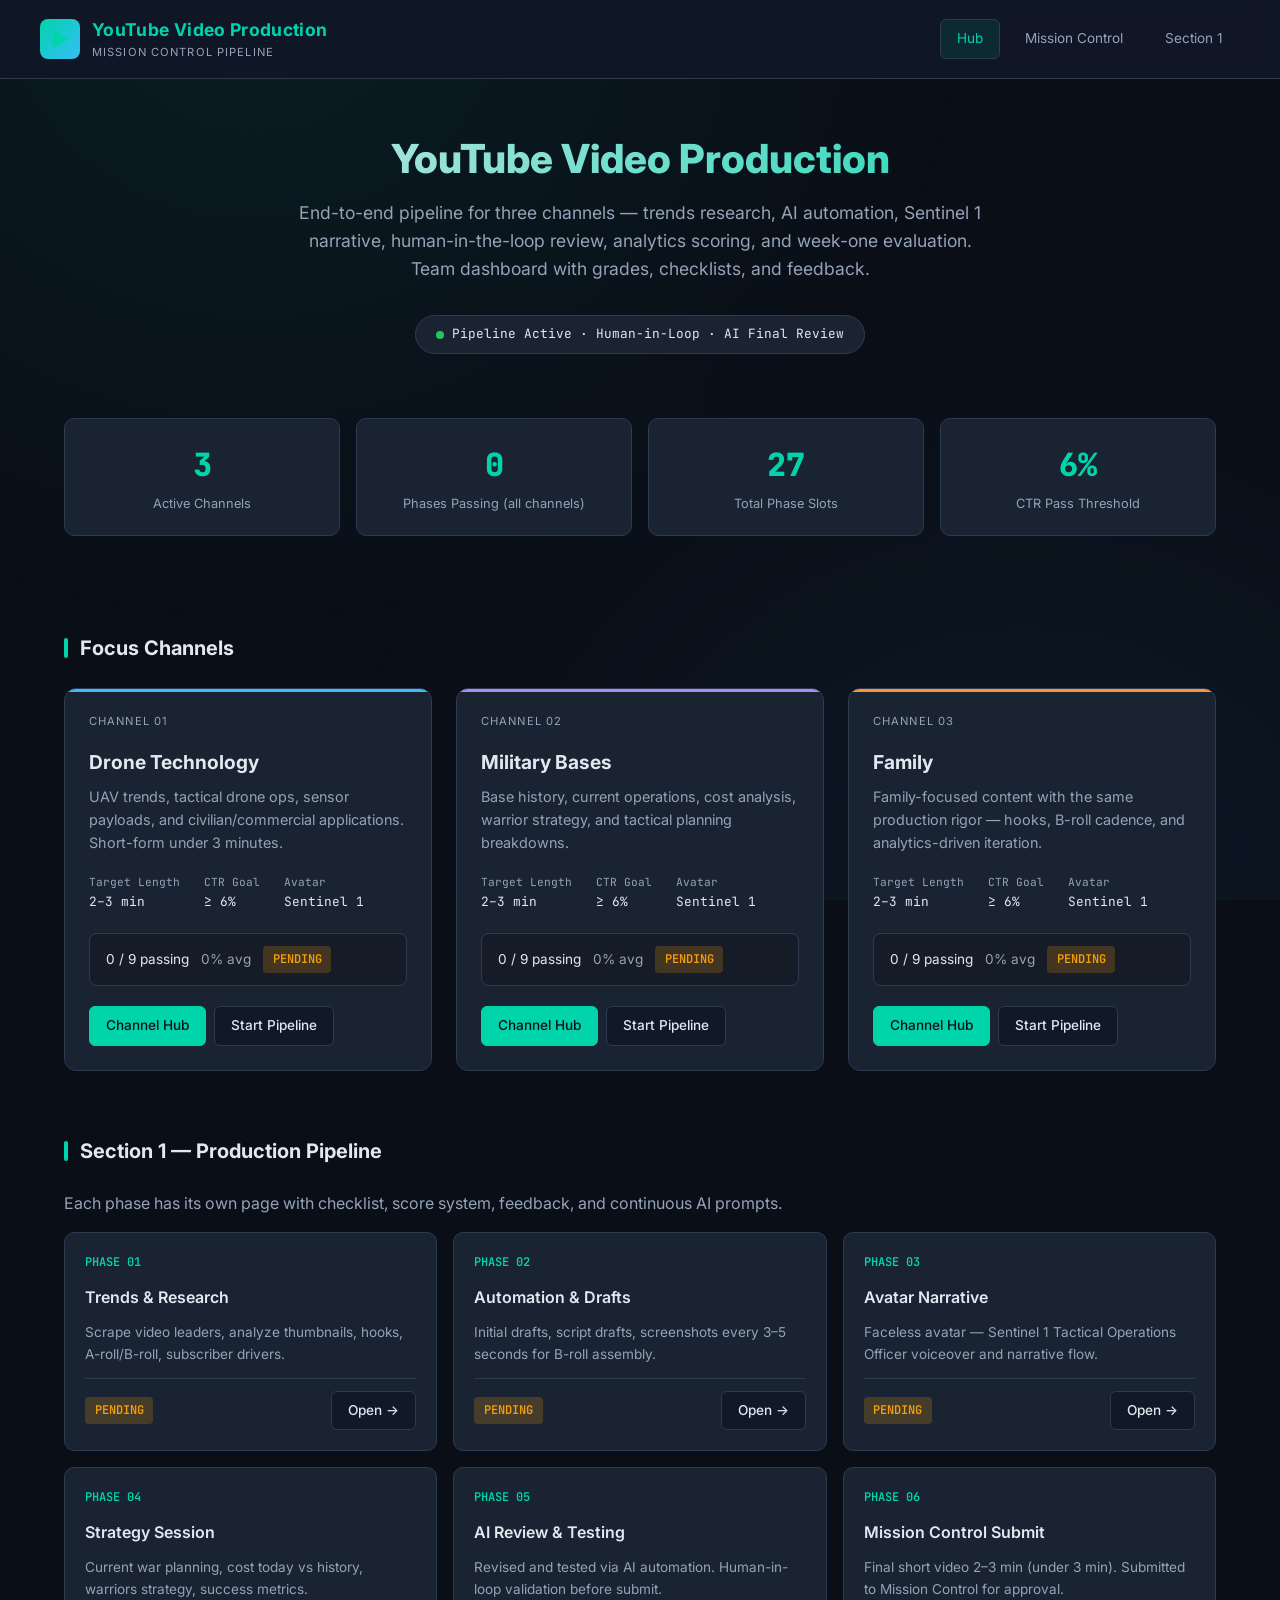
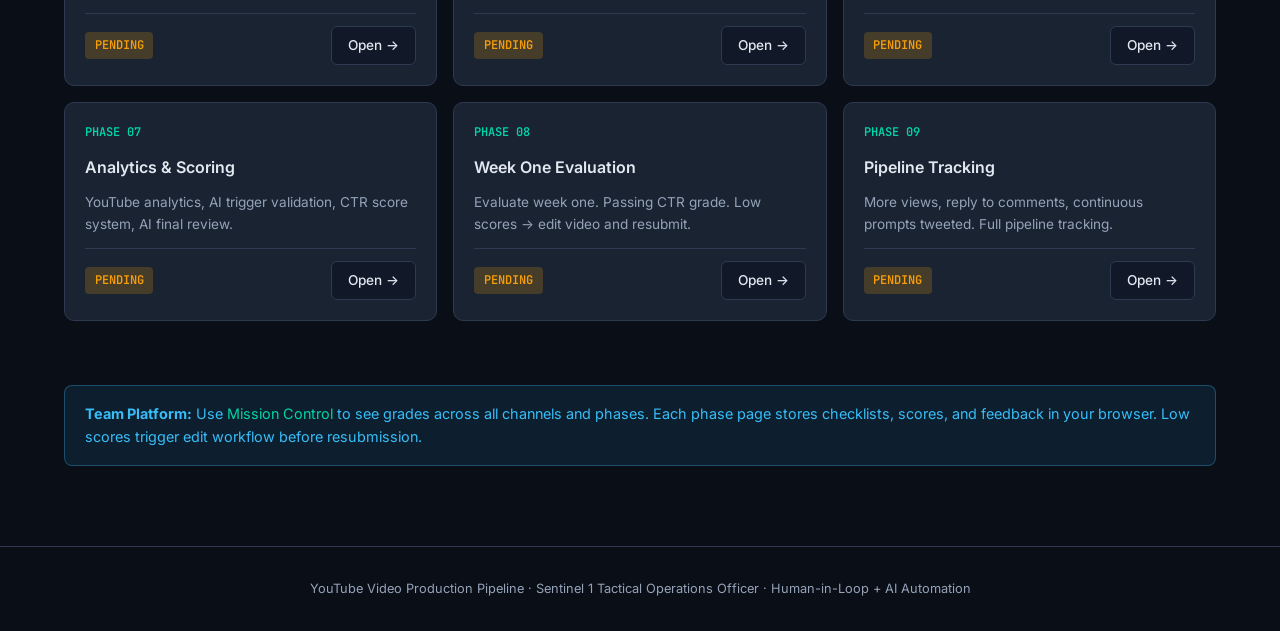
<file: index.html>
<!DOCTYPE html>
<html lang="en">
<head>
  <meta charset="UTF-8">
  <meta name="viewport" content="width=device-width, initial-scale=1.0">
  <title>YouTube Video Production — Pipeline Hub</title>
  <link rel="preconnect" href="https://fonts.googleapis.com">
  <link rel="preconnect" href="https://fonts.gstatic.com" crossorigin>
  <link href="https://fonts.googleapis.com/css2?family=Inter:wght@400;500;600;700;800&family=JetBrains+Mono:wght@400;600&display=swap" rel="stylesheet">
  <link rel="stylesheet" href="css/styles.css">
</head>
<body>
  <header class="site-header">
    <div class="container header-inner">
      <a href="index.html" class="logo">
        <div class="logo-icon">▶</div>
        <div>
          <h1>YouTube Video Production</h1>
          <span>Mission Control Pipeline</span>
        </div>
      </a>
      <nav class="main-nav">
        <a href="index.html" class="active">Hub</a>
        <a href="mission-control.html">Mission Control</a>
        <a href="phases/01-trends.html">Section 1</a>
      </nav>
    </div>
  </header>

  <main class="container">
    <section class="hero">
      <h2>YouTube Video Production</h2>
      <p class="subtitle">
        End-to-end pipeline for three channels — trends research, AI automation, Sentinel 1 narrative,
        human-in-the-loop review, analytics scoring, and week-one evaluation. Team dashboard with grades, checklists, and feedback.
      </p>
      <div class="status-bar">
        <span class="status-dot"></span>
        Pipeline Active · Human-in-Loop · AI Final Review
      </div>
    </section>

    <section>
      <div class="dashboard-grid" id="hub-metrics">
        <div class="metric-card">
          <div class="metric-value" id="hub-channels-active">3</div>
          <div class="metric-label">Active Channels</div>
        </div>
        <div class="metric-card">
          <div class="metric-value" id="hub-phases-pass">0</div>
          <div class="metric-label">Phases Passing (all channels)</div>
        </div>
        <div class="metric-card">
          <div class="metric-value" id="hub-phases-total">27</div>
          <div class="metric-label">Total Phase Slots</div>
        </div>
        <div class="metric-card">
          <div class="metric-value">6%</div>
          <div class="metric-label">CTR Pass Threshold</div>
        </div>
      </div>
    </section>

    <section>
      <h3 class="section-title">Focus Channels</h3>
      <div class="channel-grid">
        <article class="channel-card drone">
          <div class="channel-tag">Channel 01</div>
          <h3>Drone Technology</h3>
          <p>UAV trends, tactical drone ops, sensor payloads, and civilian/commercial applications. Short-form under 3 minutes.</p>
          <div class="channel-stats">
            <div><span>Target Length</span>2–3 min</div>
            <div><span>CTR Goal</span>≥ 6%</div>
            <div><span>Avatar</span>Sentinel 1</div>
          </div>
          <div class="channel-progress" data-channel-progress="drone">
            <span class="channel-phase-count text-small">0 / 9 passing</span>
            <span class="channel-avg-score text-small text-muted">0% avg</span>
            <span class="grade-badge grade-pending channel-grade-badge">PENDING</span>
          </div>
          <div class="channel-links">
            <a href="channels/drone-technology.html" class="btn btn-primary">Channel Hub</a>
            <a href="phases/01-trends.html?channel=drone" class="btn">Start Pipeline</a>
          </div>
        </article>

        <article class="channel-card military">
          <div class="channel-tag">Channel 02</div>
          <h3>Military Bases</h3>
          <p>Base history, current operations, cost analysis, warrior strategy, and tactical planning breakdowns.</p>
          <div class="channel-stats">
            <div><span>Target Length</span>2–3 min</div>
            <div><span>CTR Goal</span>≥ 6%</div>
            <div><span>Avatar</span>Sentinel 1</div>
          </div>
          <div class="channel-progress" data-channel-progress="military">
            <span class="channel-phase-count text-small">0 / 9 passing</span>
            <span class="channel-avg-score text-small text-muted">0% avg</span>
            <span class="grade-badge grade-pending channel-grade-badge">PENDING</span>
          </div>
          <div class="channel-links">
            <a href="channels/military-bases.html" class="btn btn-primary">Channel Hub</a>
            <a href="phases/01-trends.html?channel=military" class="btn">Start Pipeline</a>
          </div>
        </article>

        <article class="channel-card family">
          <div class="channel-tag">Channel 03</div>
          <h3>Family</h3>
          <p>Family-focused content with the same production rigor — hooks, B-roll cadence, and analytics-driven iteration.</p>
          <div class="channel-stats">
            <div><span>Target Length</span>2–3 min</div>
            <div><span>CTR Goal</span>≥ 6%</div>
            <div><span>Avatar</span>Sentinel 1</div>
          </div>
          <div class="channel-progress" data-channel-progress="family">
            <span class="channel-phase-count text-small">0 / 9 passing</span>
            <span class="channel-avg-score text-small text-muted">0% avg</span>
            <span class="grade-badge grade-pending channel-grade-badge">PENDING</span>
          </div>
          <div class="channel-links">
            <a href="channels/family.html" class="btn btn-primary">Channel Hub</a>
            <a href="phases/01-trends.html?channel=family" class="btn">Start Pipeline</a>
          </div>
        </article>
      </div>
    </section>

    <section id="section-1">
      <h3 class="section-title">Section 1 — Production Pipeline</h3>
      <p class="text-muted mb-2">Each phase has its own page with checklist, score system, feedback, and continuous AI prompts.</p>
      <div class="pipeline-grid">
        <div class="phase-card">
          <span class="phase-number">PHASE 01</span>
          <h4>Trends & Research</h4>
          <p>Scrape video leaders, analyze thumbnails, hooks, A-roll/B-roll, subscriber drivers.</p>
          <div class="phase-status">
            <span class="grade-badge grade-pending" data-phase="phase-01-trends">PENDING</span>
            <a href="phases/01-trends.html" class="btn">Open →</a>
          </div>
        </div>

        <div class="phase-card">
          <span class="phase-number">PHASE 02</span>
          <h4>Automation & Drafts</h4>
          <p>Initial drafts, script drafts, screenshots every 3–5 seconds for B-roll assembly.</p>
          <div class="phase-status">
            <span class="grade-badge grade-pending" data-phase="phase-02-automation">PENDING</span>
            <a href="phases/02-automation.html" class="btn">Open →</a>
          </div>
        </div>

        <div class="phase-card">
          <span class="phase-number">PHASE 03</span>
          <h4>Avatar Narrative</h4>
          <p>Faceless avatar — Sentinel 1 Tactical Operations Officer voiceover and narrative flow.</p>
          <div class="phase-status">
            <span class="grade-badge grade-pending" data-phase="phase-03-avatar">PENDING</span>
            <a href="phases/03-avatar.html" class="btn">Open →</a>
          </div>
        </div>

        <div class="phase-card">
          <span class="phase-number">PHASE 04</span>
          <h4>Strategy Session</h4>
          <p>Current war planning, cost today vs history, warriors strategy, success metrics.</p>
          <div class="phase-status">
            <span class="grade-badge grade-pending" data-phase="phase-04-strategy">PENDING</span>
            <a href="phases/04-strategy.html" class="btn">Open →</a>
          </div>
        </div>

        <div class="phase-card">
          <span class="phase-number">PHASE 05</span>
          <h4>AI Review & Testing</h4>
          <p>Revised and tested via AI automation. Human-in-loop validation before submit.</p>
          <div class="phase-status">
            <span class="grade-badge grade-pending" data-phase="phase-05-ai-review">PENDING</span>
            <a href="phases/05-ai-review.html" class="btn">Open →</a>
          </div>
        </div>

        <div class="phase-card">
          <span class="phase-number">PHASE 06</span>
          <h4>Mission Control Submit</h4>
          <p>Final short video 2–3 min (under 3 min). Submitted to Mission Control for approval.</p>
          <div class="phase-status">
            <span class="grade-badge grade-pending" data-phase="phase-06-mission-control">PENDING</span>
            <a href="phases/06-mission-control.html" class="btn">Open →</a>
          </div>
        </div>

        <div class="phase-card">
          <span class="phase-number">PHASE 07</span>
          <h4>Analytics & Scoring</h4>
          <p>YouTube analytics, AI trigger validation, CTR score system, AI final review.</p>
          <div class="phase-status">
            <span class="grade-badge grade-pending" data-phase="phase-07-analytics">PENDING</span>
            <a href="phases/07-analytics.html" class="btn">Open →</a>
          </div>
        </div>

        <div class="phase-card">
          <span class="phase-number">PHASE 08</span>
          <h4>Week One Evaluation</h4>
          <p>Evaluate week one. Passing CTR grade. Low scores → edit video and resubmit.</p>
          <div class="phase-status">
            <span class="grade-badge grade-pending" data-phase="phase-08-week-one">PENDING</span>
            <a href="phases/08-week-one.html" class="btn">Open →</a>
          </div>
        </div>

        <div class="phase-card">
          <span class="phase-number">PHASE 09</span>
          <h4>Pipeline Tracking</h4>
          <p>More views, reply to comments, continuous prompts tweeted. Full pipeline tracking.</p>
          <div class="phase-status">
            <span class="grade-badge grade-pending" data-phase="phase-09-tracking">PENDING</span>
            <a href="phases/09-tracking.html" class="btn">Open →</a>
          </div>
        </div>
      </div>
    </section>

    <section>
      <div class="alert alert-info">
        <strong>Team Platform:</strong> Use <a href="mission-control.html">Mission Control</a> to see grades across all channels and phases.
        Each phase page stores checklists, scores, and feedback in your browser. Low scores trigger edit workflow before resubmission.
      </div>
    </section>
  </main>

  <footer class="site-footer">
    <div class="container">
      YouTube Video Production Pipeline · Sentinel 1 Tactical Operations Officer · Human-in-Loop + AI Automation
    </div>
  </footer>

  <script src="js/pipeline.js"></script>
</body>
</html>
</file>
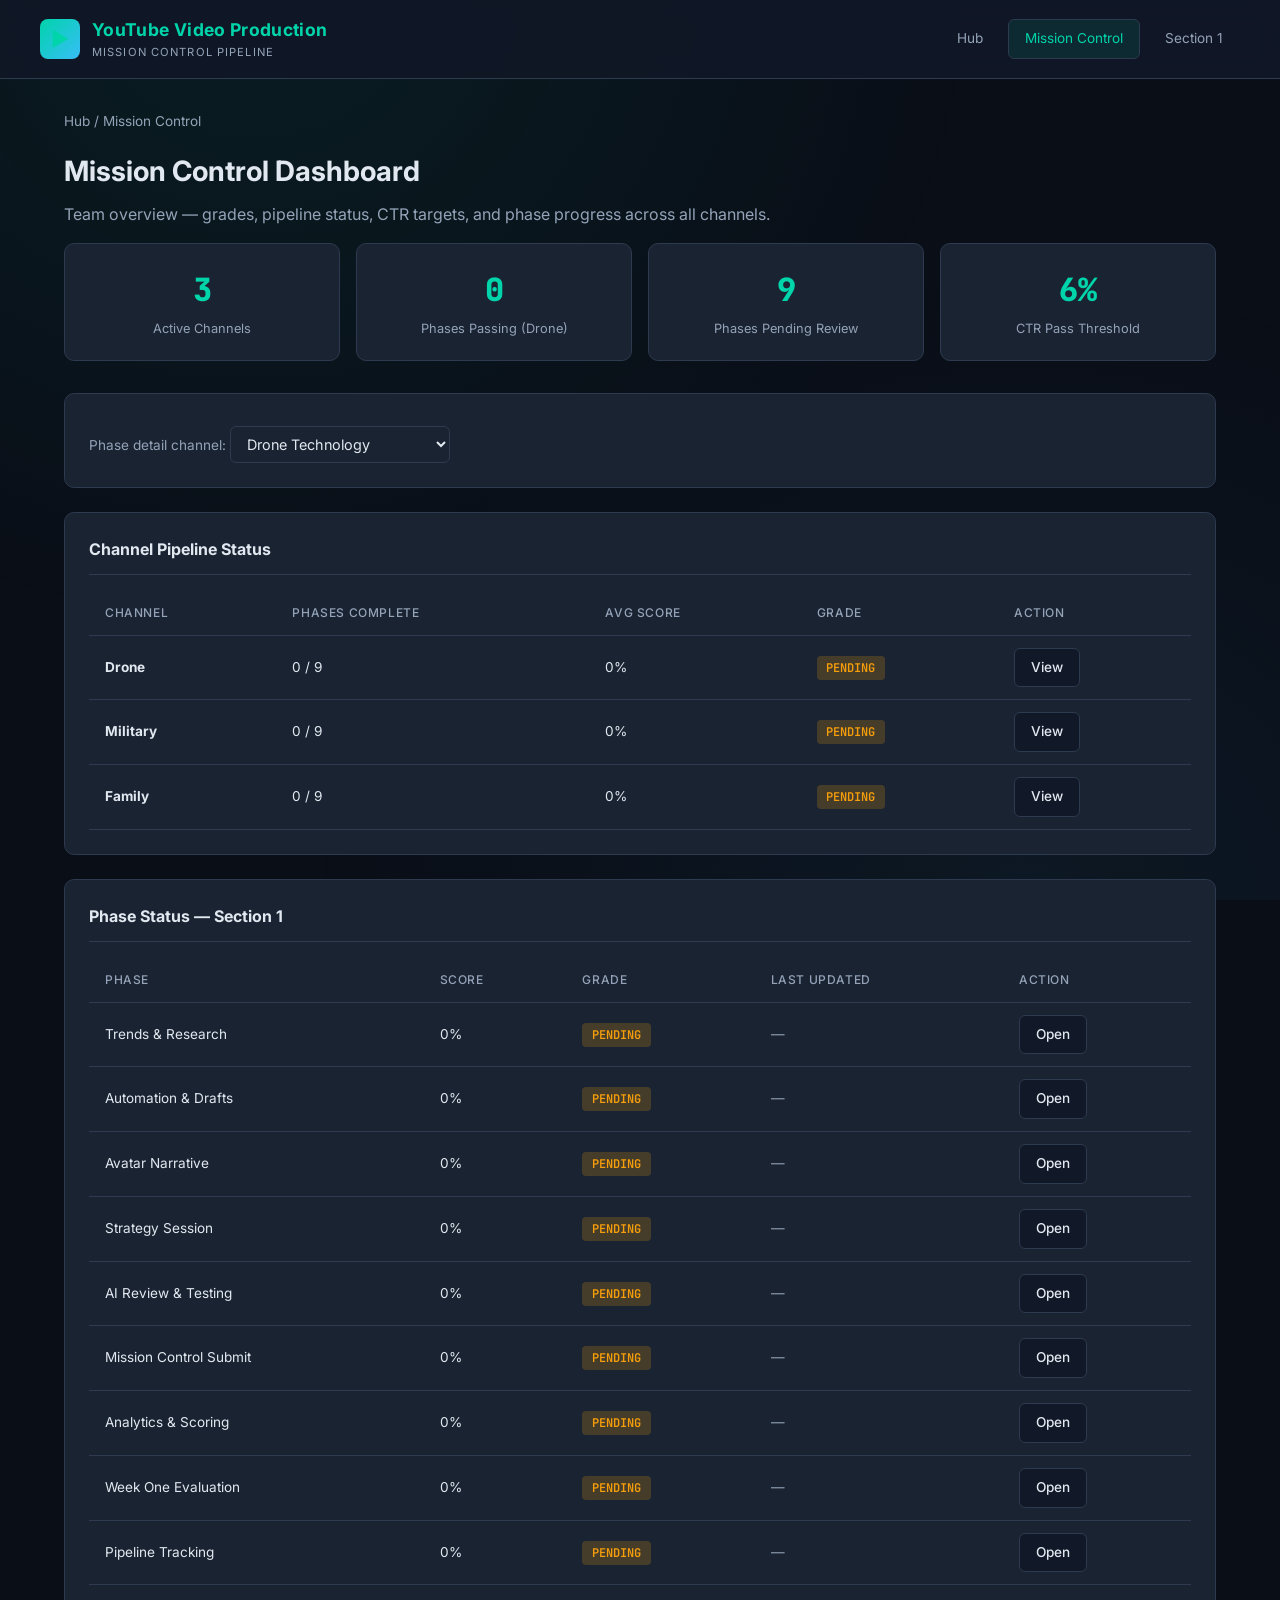
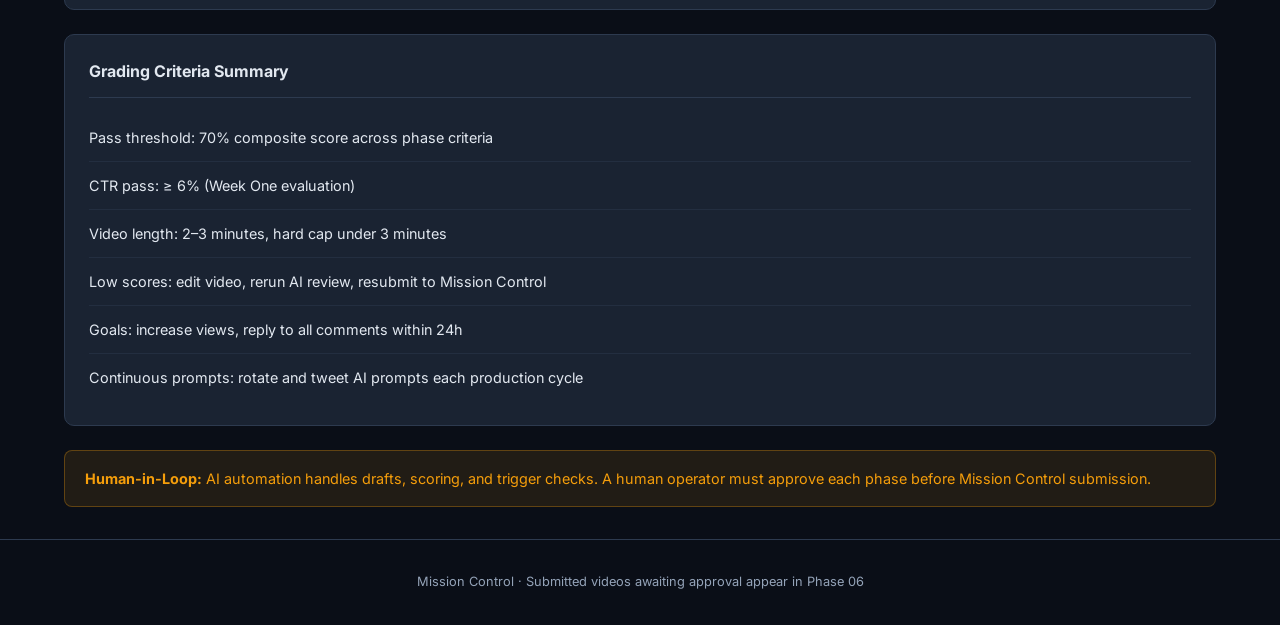
<file: mission-control.html>
<!DOCTYPE html>
<html lang="en">
<head>
  <meta charset="UTF-8">
  <meta name="viewport" content="width=device-width, initial-scale=1.0">
  <title>Mission Control — YouTube Pipeline</title>
  <link rel="preconnect" href="https://fonts.googleapis.com">
  <link rel="preconnect" href="https://fonts.gstatic.com" crossorigin>
  <link href="https://fonts.googleapis.com/css2?family=Inter:wght@400;500;600;700;800&family=JetBrains+Mono:wght@400;600&display=swap" rel="stylesheet">
  <link rel="stylesheet" href="css/styles.css">
</head>
<body>
  <header class="site-header">
    <div class="container header-inner">
      <a href="index.html" class="logo">
        <div class="logo-icon">▶</div>
        <div>
          <h1>YouTube Video Production</h1>
          <span>Mission Control Pipeline</span>
        </div>
      </a>
      <nav class="main-nav">
        <a href="index.html">Hub</a>
        <a href="mission-control.html" class="active">Mission Control</a>
        <a href="phases/01-trends.html">Section 1</a>
      </nav>
    </div>
  </header>

  <main class="container">
    <div class="page-header">
      <div class="breadcrumb"><a href="index.html">Hub</a> / Mission Control</div>
      <h2>Mission Control Dashboard</h2>
      <p class="text-muted">Team overview — grades, pipeline status, CTR targets, and phase progress across all channels.</p>
    </div>

    <div class="dashboard-grid">
      <div class="metric-card">
        <div class="metric-value" id="metric-channels">3</div>
        <div class="metric-label">Active Channels</div>
      </div>
      <div class="metric-card">
        <div class="metric-value" id="metric-phases-pass">0</div>
        <div class="metric-label">Phases Passing (<span id="channel-filter-label">Drone</span>)</div>
      </div>
      <div class="metric-card">
        <div class="metric-value" id="metric-phases-pending">9</div>
        <div class="metric-label">Phases Pending Review</div>
      </div>
      <div class="metric-card">
        <div class="metric-value">6%</div>
        <div class="metric-label">CTR Pass Threshold</div>
      </div>
    </div>

    <div class="panel">
      <label for="channel-filter" class="text-small text-muted">Phase detail channel:</label>
      <select id="channel-filter" class="channel-select">
        <option value="drone">Drone Technology</option>
        <option value="military">Military Bases</option>
        <option value="family">Family</option>
      </select>
    </div>

    <div class="panel">
      <h3>Channel Pipeline Status</h3>
      <table class="tracking-table">
        <thead>
          <tr>
            <th>Channel</th>
            <th>Phases Complete</th>
            <th>Avg Score</th>
            <th>Grade</th>
            <th>Action</th>
          </tr>
        </thead>
        <tbody id="pipeline-tracking-body"></tbody>
      </table>
    </div>

    <div class="panel">
      <h3>Phase Status — Section 1</h3>
      <table class="tracking-table">
        <thead>
          <tr>
            <th>Phase</th>
            <th>Score</th>
            <th>Grade</th>
            <th>Last Updated</th>
            <th>Action</th>
          </tr>
        </thead>
        <tbody id="phase-status-body"></tbody>
      </table>
    </div>

    <div class="panel">
      <h3>Grading Criteria Summary</h3>
      <ul class="checklist">
        <li><label>Pass threshold: 70% composite score across phase criteria</label></li>
        <li><label>CTR pass: ≥ 6% (Week One evaluation)</label></li>
        <li><label>Video length: 2–3 minutes, hard cap under 3 minutes</label></li>
        <li><label>Low scores: edit video, rerun AI review, resubmit to Mission Control</label></li>
        <li><label>Goals: increase views, reply to all comments within 24h</label></li>
        <li><label>Continuous prompts: rotate and tweet AI prompts each production cycle</label></li>
      </ul>
    </div>

    <div class="alert alert-warning">
      <strong>Human-in-Loop:</strong> AI automation handles drafts, scoring, and trigger checks. A human operator must approve each phase before Mission Control submission.
    </div>
  </main>

  <footer class="site-footer">
    <div class="container">Mission Control · Submitted videos awaiting approval appear in Phase 06</div>
  </footer>

  <script src="js/pipeline.js"></script>
</body>
</html>
</file>
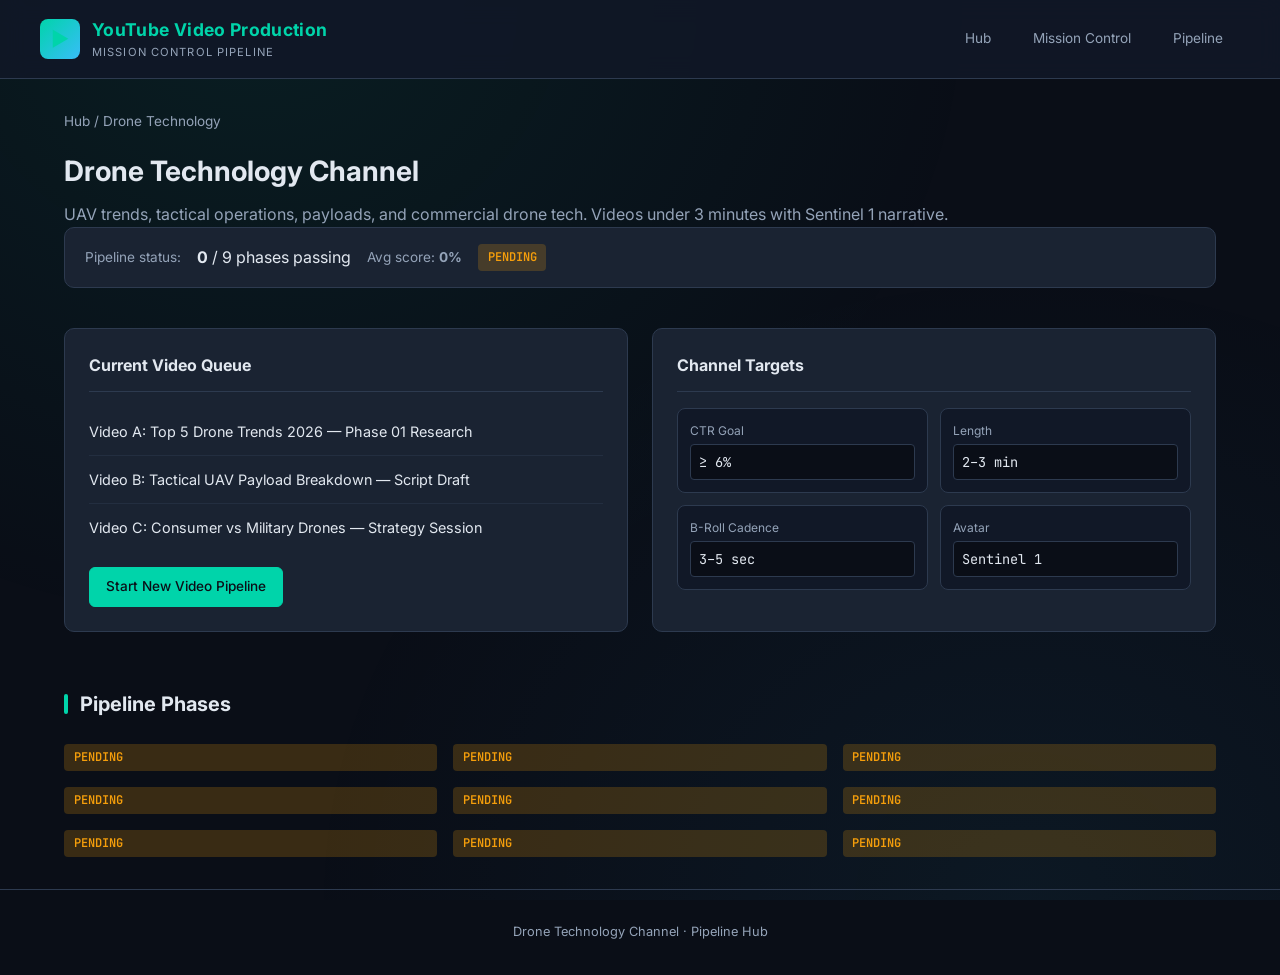
<file: channels/drone-technology.html>
<!DOCTYPE html>
<html lang="en">
<head>
  <meta charset="UTF-8">
  <meta name="viewport" content="width=device-width, initial-scale=1.0">
  <title>Drone Technology — YouTube Pipeline</title>
  <link rel="preconnect" href="https://fonts.googleapis.com">
  <link rel="preconnect" href="https://fonts.gstatic.com" crossorigin>
  <link href="https://fonts.googleapis.com/css2?family=Inter:wght@400;500;600;700;800&family=JetBrains+Mono:wght@400;600&display=swap" rel="stylesheet">
  <link rel="stylesheet" href="../css/styles.css">
</head>
<body data-channel="drone">
  <header class="site-header">
    <div class="container header-inner">
      <a href="../index.html" class="logo">
        <div class="logo-icon">▶</div>
        <div><h1>YouTube Video Production</h1><span>Mission Control Pipeline</span></div>
      </a>
      <nav class="main-nav">
        <a href="../index.html">Hub</a>
        <a href="../mission-control.html">Mission Control</a>
        <a href="../phases/01-trends.html?channel=drone">Pipeline</a>
      </nav>
    </div>
  </header>

  <main class="container">
    <div class="page-header">
      <div class="breadcrumb"><a href="../index.html">Hub</a> / Drone Technology</div>
      <h2>Drone Technology Channel</h2>
      <p class="text-muted">UAV trends, tactical operations, payloads, and commercial drone tech. Videos under 3 minutes with Sentinel 1 narrative.</p>
      <div class="channel-summary-bar">
        <span class="text-muted text-small">Pipeline status:</span>
        <span><strong id="channel-phases-pass">0</strong> / 9 phases passing</span>
        <span class="text-muted text-small">Avg score: <strong id="channel-avg-score">0%</strong></span>
        <span id="channel-overall-grade" class="grade-badge grade-pending">PENDING</span>
      </div>
    </div>

    <div class="channel-grid" style="margin-bottom: 2rem;">
      <div class="panel">
        <h3>Current Video Queue</h3>
        <ul class="checklist">
          <li><label>Video A: Top 5 Drone Trends 2026 — Phase 01 Research</label></li>
          <li><label>Video B: Tactical UAV Payload Breakdown — Script Draft</label></li>
          <li><label>Video C: Consumer vs Military Drones — Strategy Session</label></li>
        </ul>
        <a href="../phases/01-trends.html?channel=drone" class="btn btn-primary mt-2">Start New Video Pipeline</a>
      </div>
      <div class="panel">
        <h3>Channel Targets</h3>
        <div class="score-grid">
          <div class="score-item"><label>CTR Goal</label><input type="text" value="≥ 6%" readonly></div>
          <div class="score-item"><label>Length</label><input type="text" value="2–3 min" readonly></div>
          <div class="score-item"><label>B-Roll Cadence</label><input type="text" value="3–5 sec" readonly></div>
          <div class="score-item"><label>Avatar</label><input type="text" value="Sentinel 1" readonly></div>
        </div>
      </div>
    </div>

    <h3 class="section-title">Pipeline Phases</h3>
    <div class="pipeline-grid">
      <div class="phase-card" data-phase="phase-01-trends"><span class="phase-number">01</span><h4>Trends & Research</h4><p>Scrape drone video leaders, analyze hooks and thumbnails.</p><div class="phase-grade-row"><span class="phase-score">0%</span><span class="grade-badge grade-pending phase-grade-badge">PENDING</span></div><a href="../phases/01-trends.html?channel=drone" class="btn">Open →</a></div>
      <div class="phase-card" data-phase="phase-02-automation"><span class="phase-number">02</span><h4>Automation & Drafts</h4><p>Script + screenshot automation every 3–5 sec.</p><div class="phase-grade-row"><span class="phase-score">0%</span><span class="grade-badge grade-pending phase-grade-badge">PENDING</span></div><a href="../phases/02-automation.html?channel=drone" class="btn">Open →</a></div>
      <div class="phase-card" data-phase="phase-03-avatar"><span class="phase-number">03</span><h4>Avatar Narrative</h4><p>Sentinel 1 voiceover for drone content.</p><div class="phase-grade-row"><span class="phase-score">0%</span><span class="grade-badge grade-pending phase-grade-badge">PENDING</span></div><a href="../phases/03-avatar.html?channel=drone" class="btn">Open →</a></div>
      <div class="phase-card" data-phase="phase-04-strategy"><span class="phase-number">04</span><h4>Strategy Session</h4><p>Tactical drone ops planning and cost analysis.</p><div class="phase-grade-row"><span class="phase-score">0%</span><span class="grade-badge grade-pending phase-grade-badge">PENDING</span></div><a href="../phases/04-strategy.html?channel=drone" class="btn">Open →</a></div>
      <div class="phase-card" data-phase="phase-05-ai-review"><span class="phase-number">05</span><h4>AI Review</h4><p>Human-in-loop AI validation.</p><div class="phase-grade-row"><span class="phase-score">0%</span><span class="grade-badge grade-pending phase-grade-badge">PENDING</span></div><a href="../phases/05-ai-review.html?channel=drone" class="btn">Open →</a></div>
      <div class="phase-card" data-phase="phase-06-mission-control"><span class="phase-number">06</span><h4>Mission Control</h4><p>Submit final video under 3 min.</p><div class="phase-grade-row"><span class="phase-score">0%</span><span class="grade-badge grade-pending phase-grade-badge">PENDING</span></div><a href="../phases/06-mission-control.html?channel=drone" class="btn">Open →</a></div>
      <div class="phase-card" data-phase="phase-07-analytics"><span class="phase-number">07</span><h4>Analytics</h4><p>CTR scoring and AI trigger check.</p><div class="phase-grade-row"><span class="phase-score">0%</span><span class="grade-badge grade-pending phase-grade-badge">PENDING</span></div><a href="../phases/07-analytics.html?channel=drone" class="btn">Open →</a></div>
      <div class="phase-card" data-phase="phase-08-week-one"><span class="phase-number">08</span><h4>Week One</h4><p>Evaluate CTR — edit if low.</p><div class="phase-grade-row"><span class="phase-score">0%</span><span class="grade-badge grade-pending phase-grade-badge">PENDING</span></div><a href="../phases/08-week-one.html?channel=drone" class="btn">Open →</a></div>
      <div class="phase-card" data-phase="phase-09-tracking"><span class="phase-number">09</span><h4>Tracking</h4><p>Views, comments, continuous prompts.</p><div class="phase-grade-row"><span class="phase-score">0%</span><span class="grade-badge grade-pending phase-grade-badge">PENDING</span></div><a href="../phases/09-tracking.html?channel=drone" class="btn">Open →</a></div>
    </div>
  </main>

  <footer class="site-footer"><div class="container">Drone Technology Channel · Pipeline Hub</div></footer>
  <script src="../js/pipeline.js"></script>
</body>
</html>
</file>
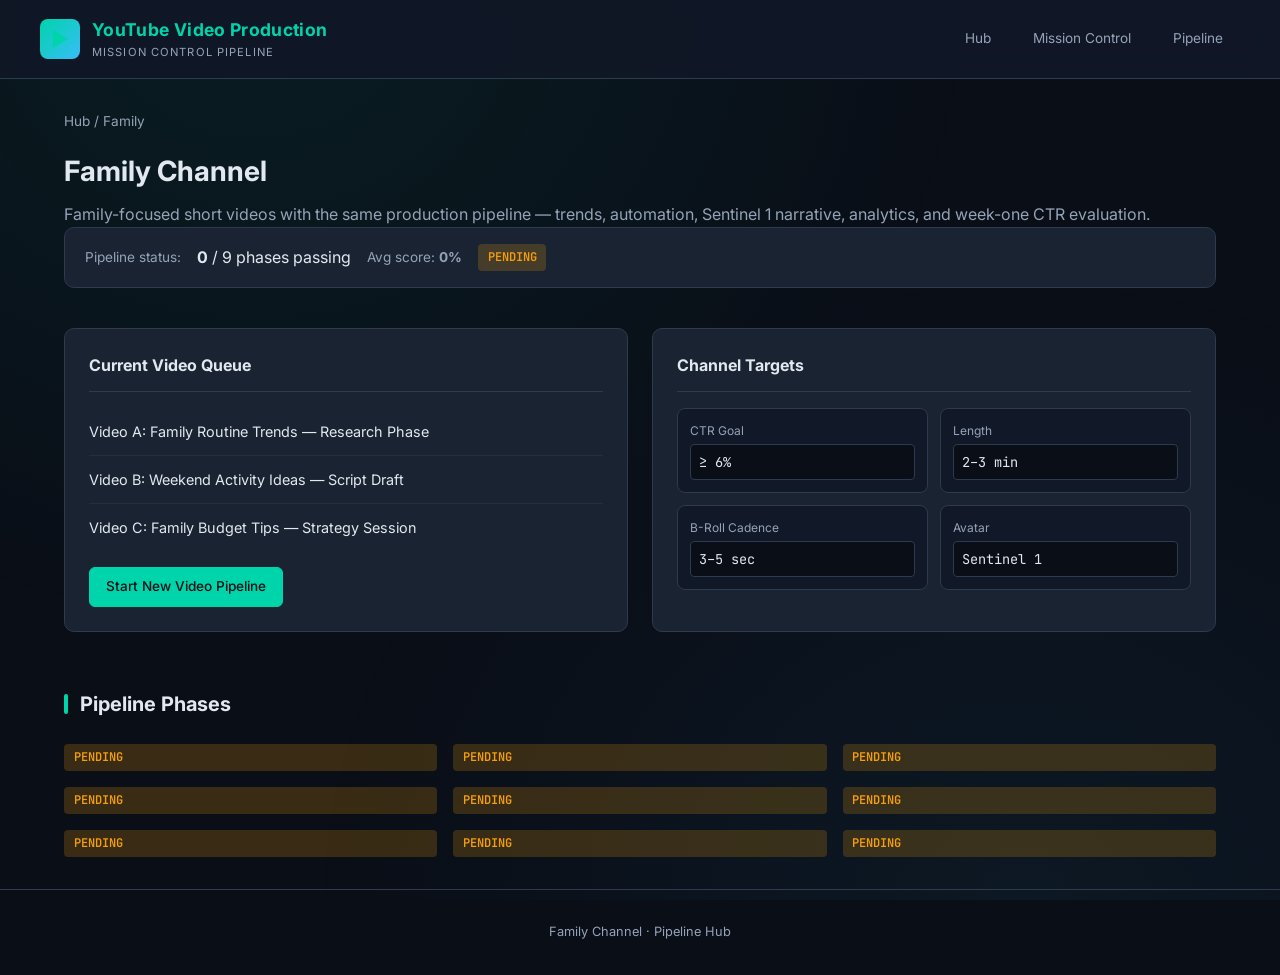
<file: channels/family.html>
<!DOCTYPE html>
<html lang="en">
<head>
  <meta charset="UTF-8">
  <meta name="viewport" content="width=device-width, initial-scale=1.0">
  <title>Family — YouTube Pipeline</title>
  <link rel="preconnect" href="https://fonts.googleapis.com">
  <link rel="preconnect" href="https://fonts.gstatic.com" crossorigin>
  <link href="https://fonts.googleapis.com/css2?family=Inter:wght@400;500;600;700;800&family=JetBrains+Mono:wght@400;600&display=swap" rel="stylesheet">
  <link rel="stylesheet" href="../css/styles.css">
</head>
<body data-channel="family">
  <header class="site-header">
    <div class="container header-inner">
      <a href="../index.html" class="logo">
        <div class="logo-icon">▶</div>
        <div><h1>YouTube Video Production</h1><span>Mission Control Pipeline</span></div>
      </a>
      <nav class="main-nav">
        <a href="../index.html">Hub</a>
        <a href="../mission-control.html">Mission Control</a>
        <a href="../phases/01-trends.html?channel=family">Pipeline</a>
      </nav>
    </div>
  </header>

  <main class="container">
    <div class="page-header">
      <div class="breadcrumb"><a href="../index.html">Hub</a> / Family</div>
      <h2>Family Channel</h2>
      <p class="text-muted">Family-focused short videos with the same production pipeline — trends, automation, Sentinel 1 narrative, analytics, and week-one CTR evaluation.</p>
      <div class="channel-summary-bar">
        <span class="text-muted text-small">Pipeline status:</span>
        <span><strong id="channel-phases-pass">0</strong> / 9 phases passing</span>
        <span class="text-muted text-small">Avg score: <strong id="channel-avg-score">0%</strong></span>
        <span id="channel-overall-grade" class="grade-badge grade-pending">PENDING</span>
      </div>
    </div>

    <div class="channel-grid" style="margin-bottom: 2rem;">
      <div class="panel">
        <h3>Current Video Queue</h3>
        <ul class="checklist">
          <li><label>Video A: Family Routine Trends — Research Phase</label></li>
          <li><label>Video B: Weekend Activity Ideas — Script Draft</label></li>
          <li><label>Video C: Family Budget Tips — Strategy Session</label></li>
        </ul>
        <a href="../phases/01-trends.html?channel=family" class="btn btn-primary mt-2">Start New Video Pipeline</a>
      </div>
      <div class="panel">
        <h3>Channel Targets</h3>
        <div class="score-grid">
          <div class="score-item"><label>CTR Goal</label><input type="text" value="≥ 6%" readonly></div>
          <div class="score-item"><label>Length</label><input type="text" value="2–3 min" readonly></div>
          <div class="score-item"><label>B-Roll Cadence</label><input type="text" value="3–5 sec" readonly></div>
          <div class="score-item"><label>Avatar</label><input type="text" value="Sentinel 1" readonly></div>
        </div>
      </div>
    </div>

    <h3 class="section-title">Pipeline Phases</h3>
    <div class="pipeline-grid">
      <div class="phase-card" data-phase="phase-01-trends"><span class="phase-number">01</span><h4>Trends & Research</h4><p>Scrape family content leaders, hooks, thumbnails.</p><div class="phase-grade-row"><span class="phase-score">0%</span><span class="grade-badge grade-pending phase-grade-badge">PENDING</span></div><a href="../phases/01-trends.html?channel=family" class="btn">Open →</a></div>
      <div class="phase-card" data-phase="phase-02-automation"><span class="phase-number">02</span><h4>Automation & Drafts</h4><p>Script drafts, family B-roll screenshots 3–5 sec.</p><div class="phase-grade-row"><span class="phase-score">0%</span><span class="grade-badge grade-pending phase-grade-badge">PENDING</span></div><a href="../phases/02-automation.html?channel=family" class="btn">Open →</a></div>
      <div class="phase-card" data-phase="phase-03-avatar"><span class="phase-number">03</span><h4>Avatar Narrative</h4><p>Sentinel 1 adapted tone for family content.</p><div class="phase-grade-row"><span class="phase-score">0%</span><span class="grade-badge grade-pending phase-grade-badge">PENDING</span></div><a href="../phases/03-avatar.html?channel=family" class="btn">Open →</a></div>
      <div class="phase-card" data-phase="phase-04-strategy"><span class="phase-number">04</span><h4>Strategy Session</h4><p>Content strategy, audience growth plan.</p><div class="phase-grade-row"><span class="phase-score">0%</span><span class="grade-badge grade-pending phase-grade-badge">PENDING</span></div><a href="../phases/04-strategy.html?channel=family" class="btn">Open →</a></div>
      <div class="phase-card" data-phase="phase-05-ai-review"><span class="phase-number">05</span><h4>AI Review</h4><p>Human-in-loop AI review and testing.</p><div class="phase-grade-row"><span class="phase-score">0%</span><span class="grade-badge grade-pending phase-grade-badge">PENDING</span></div><a href="../phases/05-ai-review.html?channel=family" class="btn">Open →</a></div>
      <div class="phase-card" data-phase="phase-06-mission-control"><span class="phase-number">06</span><h4>Mission Control</h4><p>Submit final video under 3 minutes.</p><div class="phase-grade-row"><span class="phase-score">0%</span><span class="grade-badge grade-pending phase-grade-badge">PENDING</span></div><a href="../phases/06-mission-control.html?channel=family" class="btn">Open →</a></div>
      <div class="phase-card" data-phase="phase-07-analytics"><span class="phase-number">07</span><h4>Analytics</h4><p>Score system + AI trigger validation.</p><div class="phase-grade-row"><span class="phase-score">0%</span><span class="grade-badge grade-pending phase-grade-badge">PENDING</span></div><a href="../phases/07-analytics.html?channel=family" class="btn">Open →</a></div>
      <div class="phase-card" data-phase="phase-08-week-one"><span class="phase-number">08</span><h4>Week One</h4><p>CTR pass/fail — edit if low score.</p><div class="phase-grade-row"><span class="phase-score">0%</span><span class="grade-badge grade-pending phase-grade-badge">PENDING</span></div><a href="../phases/08-week-one.html?channel=family" class="btn">Open →</a></div>
      <div class="phase-card" data-phase="phase-09-tracking"><span class="phase-number">09</span><h4>Tracking</h4><p>Views, comment replies, tweet prompts.</p><div class="phase-grade-row"><span class="phase-score">0%</span><span class="grade-badge grade-pending phase-grade-badge">PENDING</span></div><a href="../phases/09-tracking.html?channel=family" class="btn">Open →</a></div>
    </div>
  </main>

  <footer class="site-footer"><div class="container">Family Channel · Pipeline Hub</div></footer>
  <script src="../js/pipeline.js"></script>
</body>
</html>
</file>
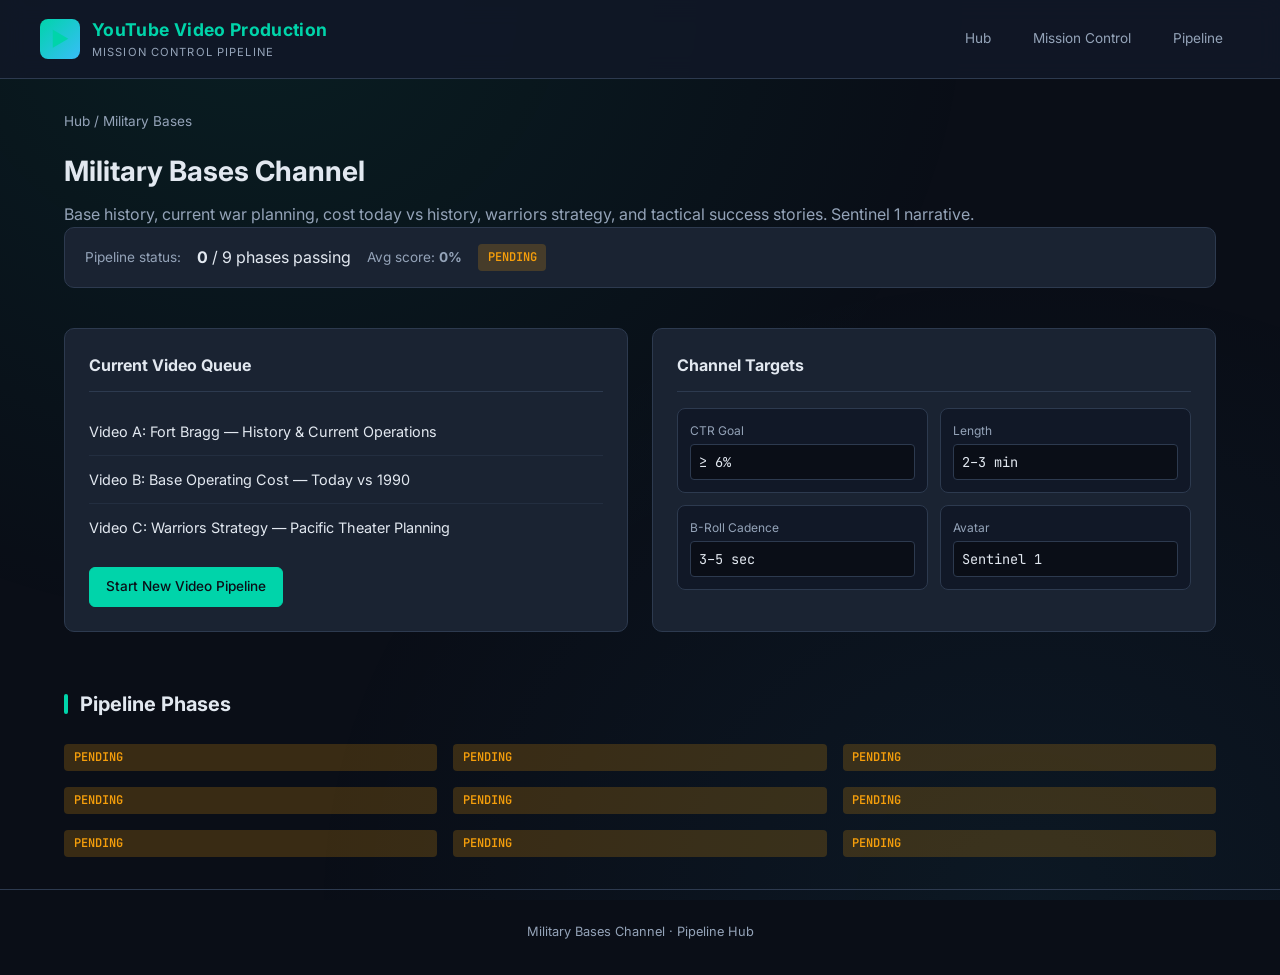
<file: channels/military-bases.html>
<!DOCTYPE html>
<html lang="en">
<head>
  <meta charset="UTF-8">
  <meta name="viewport" content="width=device-width, initial-scale=1.0">
  <title>Military Bases — YouTube Pipeline</title>
  <link rel="preconnect" href="https://fonts.googleapis.com">
  <link rel="preconnect" href="https://fonts.gstatic.com" crossorigin>
  <link href="https://fonts.googleapis.com/css2?family=Inter:wght@400;500;600;700;800&family=JetBrains+Mono:wght@400;600&display=swap" rel="stylesheet">
  <link rel="stylesheet" href="../css/styles.css">
</head>
<body data-channel="military">
  <header class="site-header">
    <div class="container header-inner">
      <a href="../index.html" class="logo">
        <div class="logo-icon">▶</div>
        <div><h1>YouTube Video Production</h1><span>Mission Control Pipeline</span></div>
      </a>
      <nav class="main-nav">
        <a href="../index.html">Hub</a>
        <a href="../mission-control.html">Mission Control</a>
        <a href="../phases/01-trends.html?channel=military">Pipeline</a>
      </nav>
    </div>
  </header>

  <main class="container">
    <div class="page-header">
      <div class="breadcrumb"><a href="../index.html">Hub</a> / Military Bases</div>
      <h2>Military Bases Channel</h2>
      <p class="text-muted">Base history, current war planning, cost today vs history, warriors strategy, and tactical success stories. Sentinel 1 narrative.</p>
      <div class="channel-summary-bar">
        <span class="text-muted text-small">Pipeline status:</span>
        <span><strong id="channel-phases-pass">0</strong> / 9 phases passing</span>
        <span class="text-muted text-small">Avg score: <strong id="channel-avg-score">0%</strong></span>
        <span id="channel-overall-grade" class="grade-badge grade-pending">PENDING</span>
      </div>
    </div>

    <div class="channel-grid" style="margin-bottom: 2rem;">
      <div class="panel">
        <h3>Current Video Queue</h3>
        <ul class="checklist">
          <li><label>Video A: Fort Bragg — History & Current Operations</label></li>
          <li><label>Video B: Base Operating Cost — Today vs 1990</label></li>
          <li><label>Video C: Warriors Strategy — Pacific Theater Planning</label></li>
        </ul>
        <a href="../phases/01-trends.html?channel=military" class="btn btn-primary mt-2">Start New Video Pipeline</a>
      </div>
      <div class="panel">
        <h3>Channel Targets</h3>
        <div class="score-grid">
          <div class="score-item"><label>CTR Goal</label><input type="text" value="≥ 6%" readonly></div>
          <div class="score-item"><label>Length</label><input type="text" value="2–3 min" readonly></div>
          <div class="score-item"><label>B-Roll Cadence</label><input type="text" value="3–5 sec" readonly></div>
          <div class="score-item"><label>Avatar</label><input type="text" value="Sentinel 1" readonly></div>
        </div>
      </div>
    </div>

    <h3 class="section-title">Pipeline Phases</h3>
    <div class="pipeline-grid">
      <div class="phase-card" data-phase="phase-01-trends"><span class="phase-number">01</span><h4>Trends & Research</h4><p>Scrape military base video leaders and competitor analysis.</p><div class="phase-grade-row"><span class="phase-score">0%</span><span class="grade-badge grade-pending phase-grade-badge">PENDING</span></div><a href="../phases/01-trends.html?channel=military" class="btn">Open →</a></div>
      <div class="phase-card" data-phase="phase-02-automation"><span class="phase-number">02</span><h4>Automation & Drafts</h4><p>Script drafts, base photo screenshots every 3–5 sec.</p><div class="phase-grade-row"><span class="phase-score">0%</span><span class="grade-badge grade-pending phase-grade-badge">PENDING</span></div><a href="../phases/02-automation.html?channel=military" class="btn">Open →</a></div>
      <div class="phase-card" data-phase="phase-03-avatar"><span class="phase-number">03</span><h4>Avatar Narrative</h4><p>Sentinel 1 Tactical Operations Officer narration.</p><div class="phase-grade-row"><span class="phase-score">0%</span><span class="grade-badge grade-pending phase-grade-badge">PENDING</span></div><a href="../phases/03-avatar.html?channel=military" class="btn">Open →</a></div>
      <div class="phase-card" data-phase="phase-04-strategy"><span class="phase-number">04</span><h4>Strategy Session</h4><p>Current war planning, cost analysis, warrior success.</p><div class="phase-grade-row"><span class="phase-score">0%</span><span class="grade-badge grade-pending phase-grade-badge">PENDING</span></div><a href="../phases/04-strategy.html?channel=military" class="btn">Open →</a></div>
      <div class="phase-card" data-phase="phase-05-ai-review"><span class="phase-number">05</span><h4>AI Review</h4><p>Revised, tested, human-in-loop approval.</p><div class="phase-grade-row"><span class="phase-score">0%</span><span class="grade-badge grade-pending phase-grade-badge">PENDING</span></div><a href="../phases/05-ai-review.html?channel=military" class="btn">Open →</a></div>
      <div class="phase-card" data-phase="phase-06-mission-control"><span class="phase-number">06</span><h4>Mission Control</h4><p>Submit 2–3 min video for approval.</p><div class="phase-grade-row"><span class="phase-score">0%</span><span class="grade-badge grade-pending phase-grade-badge">PENDING</span></div><a href="../phases/06-mission-control.html?channel=military" class="btn">Open →</a></div>
      <div class="phase-card" data-phase="phase-07-analytics"><span class="phase-number">07</span><h4>Analytics</h4><p>YouTube analytics + AI score validation.</p><div class="phase-grade-row"><span class="phase-score">0%</span><span class="grade-badge grade-pending phase-grade-badge">PENDING</span></div><a href="../phases/07-analytics.html?channel=military" class="btn">Open →</a></div>
      <div class="phase-card" data-phase="phase-08-week-one"><span class="phase-number">08</span><h4>Week One</h4><p>CTR evaluation — edit if below pass.</p><div class="phase-grade-row"><span class="phase-score">0%</span><span class="grade-badge grade-pending phase-grade-badge">PENDING</span></div><a href="../phases/08-week-one.html?channel=military" class="btn">Open →</a></div>
      <div class="phase-card" data-phase="phase-09-tracking"><span class="phase-number">09</span><h4>Tracking</h4><p>Pipeline tracking, comment replies, prompts.</p><div class="phase-grade-row"><span class="phase-score">0%</span><span class="grade-badge grade-pending phase-grade-badge">PENDING</span></div><a href="../phases/09-tracking.html?channel=military" class="btn">Open →</a></div>
    </div>
  </main>

  <footer class="site-footer"><div class="container">Military Bases Channel · Pipeline Hub</div></footer>
  <script src="../js/pipeline.js"></script>
</body>
</html>
</file>
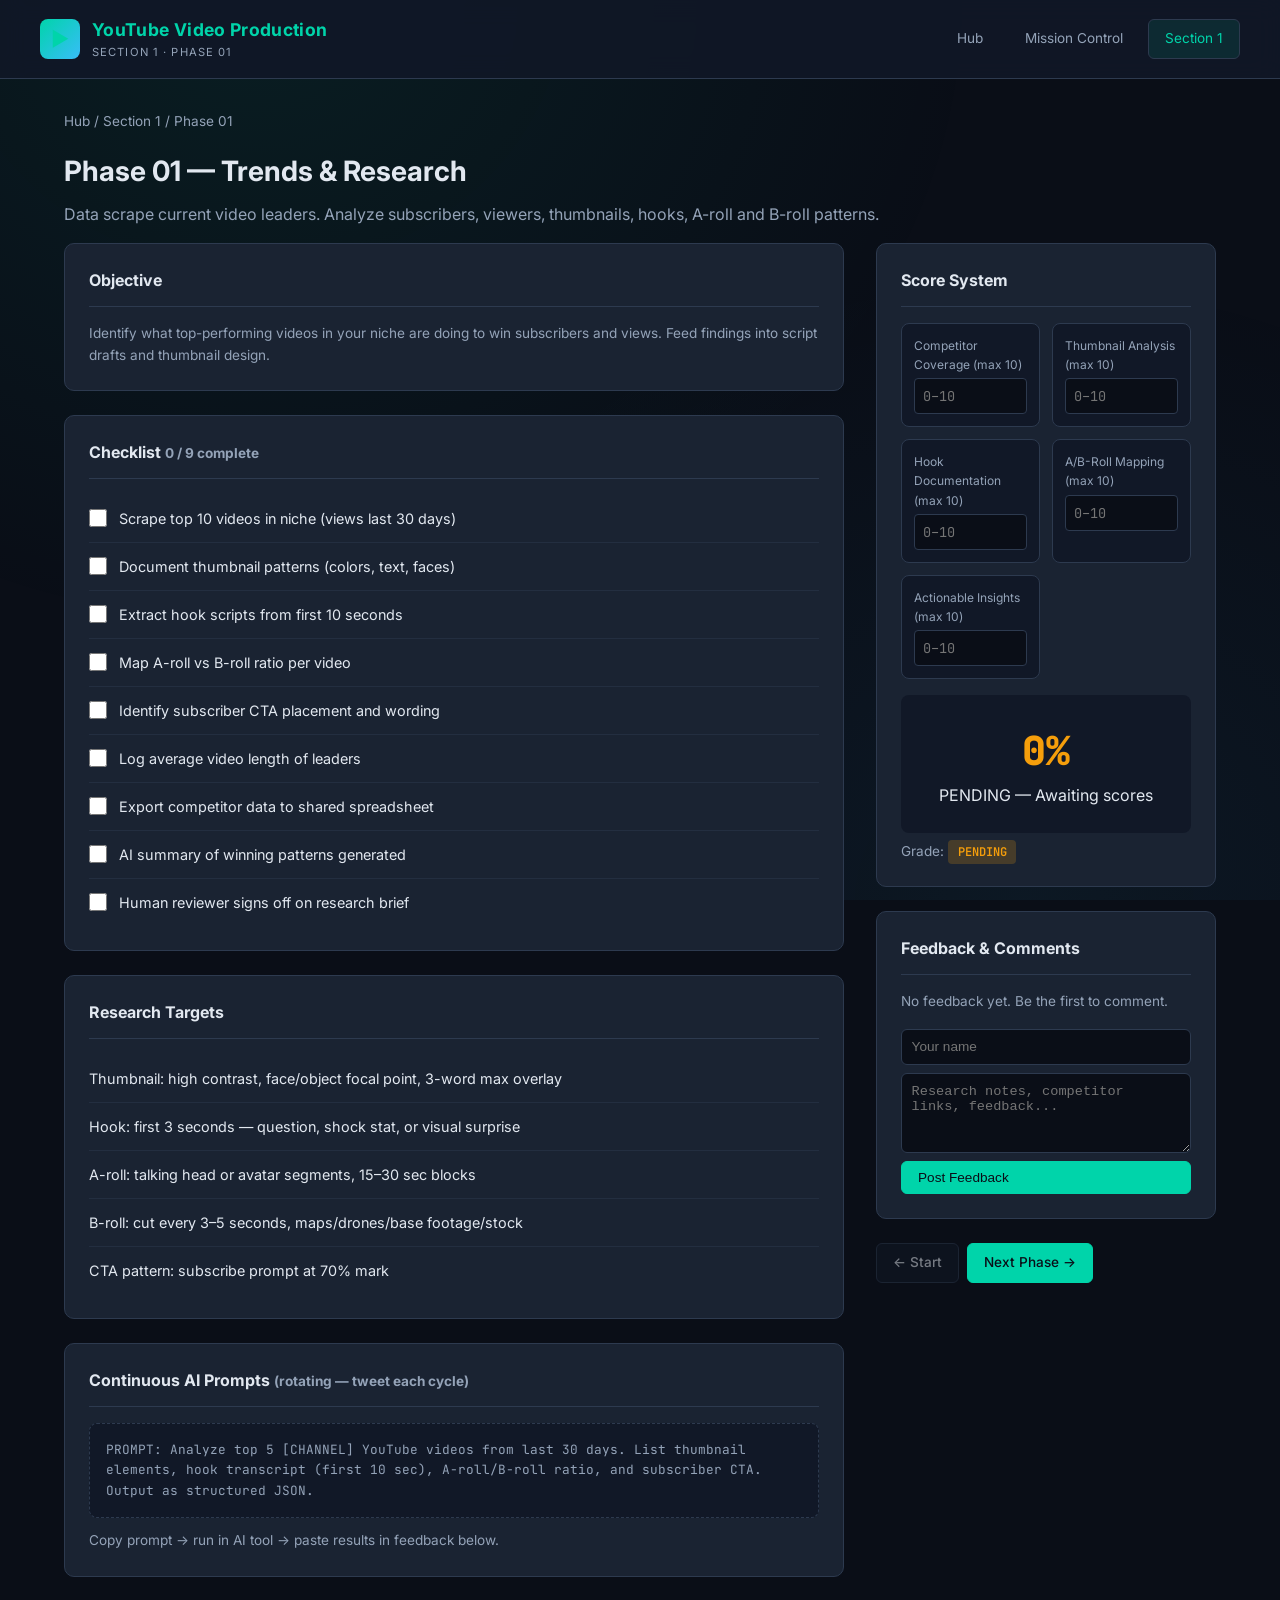
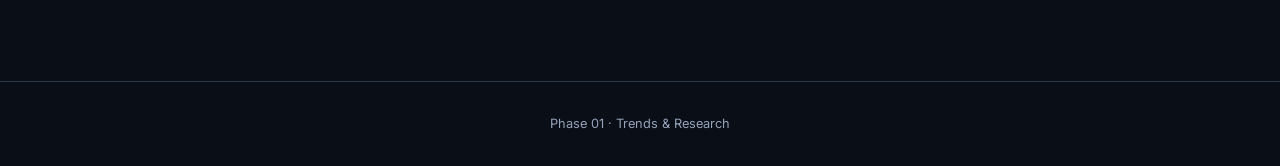
<file: phases/01-trends.html>
<!DOCTYPE html>
<html lang="en">
<head>
  <meta charset="UTF-8">
  <meta name="viewport" content="width=device-width, initial-scale=1.0">
  <title>Phase 01 — Trends & Research</title>
  <link rel="preconnect" href="https://fonts.googleapis.com">
  <link rel="preconnect" href="https://fonts.gstatic.com" crossorigin>
  <link href="https://fonts.googleapis.com/css2?family=Inter:wght@400;500;600;700;800&family=JetBrains+Mono:wght@400;600&display=swap" rel="stylesheet">
  <link rel="stylesheet" href="../css/styles.css">
</head>
<body>
  <header class="site-header">
    <div class="container header-inner">
      <a href="../index.html" class="logo">
        <div class="logo-icon">▶</div>
        <div><h1>YouTube Video Production</h1><span>Section 1 · Phase 01</span></div>
      </a>
      <nav class="main-nav">
        <a href="../index.html">Hub</a>
        <a href="../mission-control.html">Mission Control</a>
        <a href="01-trends.html" class="active">Section 1</a>
      </nav>
    </div>
  </header>

  <main class="container">
    <div class="page-header">
      <div class="breadcrumb"><a href="../index.html">Hub</a> / <a href="../index.html#section-1">Section 1</a> / Phase 01</div>
      <h2>Phase 01 — Trends & Research</h2>
      <p class="text-muted">Data scrape current video leaders. Analyze subscribers, viewers, thumbnails, hooks, A-roll and B-roll patterns.</p>
      <span id="channel-badge" class="grade-badge grade-pending" style="display:none; margin-top:0.5rem;"></span>
    </div>

    <div class="phase-layout">
      <div class="phase-main">
        <div class="panel">
          <h3>Objective</h3>
          <p class="text-small text-muted">Identify what top-performing videos in your niche are doing to win subscribers and views. Feed findings into script drafts and thumbnail design.</p>
        </div>

        <div class="panel">
          <h3>Checklist <span id="checklist-progress" class="text-muted text-small"></span></h3>
          <ul class="checklist" id="checklist"></ul>
        </div>

        <div class="panel">
          <h3>Research Targets</h3>
          <ul class="checklist">
            <li><label>Thumbnail: high contrast, face/object focal point, 3-word max overlay</label></li>
            <li><label>Hook: first 3 seconds — question, shock stat, or visual surprise</label></li>
            <li><label>A-roll: talking head or avatar segments, 15–30 sec blocks</label></li>
            <li><label>B-roll: cut every 3–5 seconds, maps/drones/base footage/stock</label></li>
            <li><label>CTA pattern: subscribe prompt at 70% mark</label></li>
          </ul>
        </div>

        <div class="panel">
          <h3>Continuous AI Prompts <span class="text-muted text-small">(rotating — tweet each cycle)</span></h3>
          <div id="prompt-rotator" class="prompt-box"></div>
          <p class="text-small text-muted">Copy prompt → run in AI tool → paste results in feedback below.</p>
        </div>
      </div>

      <aside class="phase-sidebar">
        <div class="panel">
          <h3>Score System</h3>
          <div id="score-grid" class="score-grid"></div>
          <div id="total-score" class="total-score pending" data-pass="70">
            <div class="value">—</div>
            <div class="label">PENDING</div>
          </div>
          <p class="text-small text-muted mt-1">Grade: <span id="grade-badge" class="grade-badge grade-pending">PENDING</span></p>
        </div>

        <div class="panel">
          <h3>Feedback & Comments</h3>
          <div id="feedback-list" class="feedback-list"></div>
          <form id="feedback-form" class="feedback-form">
            <input type="text" name="author" placeholder="Your name">
            <textarea name="comment" placeholder="Research notes, competitor links, feedback..."></textarea>
            <button type="submit" class="btn btn-primary">Post Feedback</button>
          </form>
        </div>

        <div class="flex gap-1 flex-wrap">
          <span class="btn" style="opacity:0.5; cursor:default;">← Start</span>
          <a id="nav-next" href="02-automation.html" class="btn btn-primary">Next Phase →</a>
        </div>
      </aside>
    </div>
  </main>

  <footer class="site-footer"><div class="container">Phase 01 · Trends & Research</div></footer>
  <script src="../js/pipeline.js"></script>
  <script src="../js/phase-init.js"></script>
  <script>
    initPhase({
      id: "phase-01-trends",
      next: "02-automation.html",
      checklist: [
        "Scrape top 10 videos in niche (views last 30 days)",
        "Document thumbnail patterns (colors, text, faces)",
        "Extract hook scripts from first 10 seconds",
        "Map A-roll vs B-roll ratio per video",
        "Identify subscriber CTA placement and wording",
        "Log average video length of leaders",
        "Export competitor data to shared spreadsheet",
        "AI summary of winning patterns generated",
        "Human reviewer signs off on research brief"
      ],
      criteria: [
        { id: "coverage", label: "Competitor Coverage", max: 10 },
        { id: "thumbnails", label: "Thumbnail Analysis", max: 10 },
        { id: "hooks", label: "Hook Documentation", max: 10 },
        { id: "roll", label: "A/B-Roll Mapping", max: 10 },
        { id: "actionable", label: "Actionable Insights", max: 10 }
      ],
      prompts: [
        "PROMPT: Analyze top 5 [CHANNEL] YouTube videos from last 30 days. List thumbnail elements, hook transcript (first 10 sec), A-roll/B-roll ratio, and subscriber CTA. Output as structured JSON.",
        "PROMPT: Given these 10 competitor titles and thumbnails, score each 1-10 on CTR potential. Explain what visual triggers drive clicks.",
        "PROMPT: Write 3 hook variants (question, stat shock, visual tease) for a 2-min video about [TOPIC]. Max 15 words each.",
        "TWEET: New research cycle — scraping [NICHE] leaders for thumbnail + hook patterns. #YouTubePipeline #ContentStrategy"
      ]
    });
  </script>
</body>
</html>
</file>
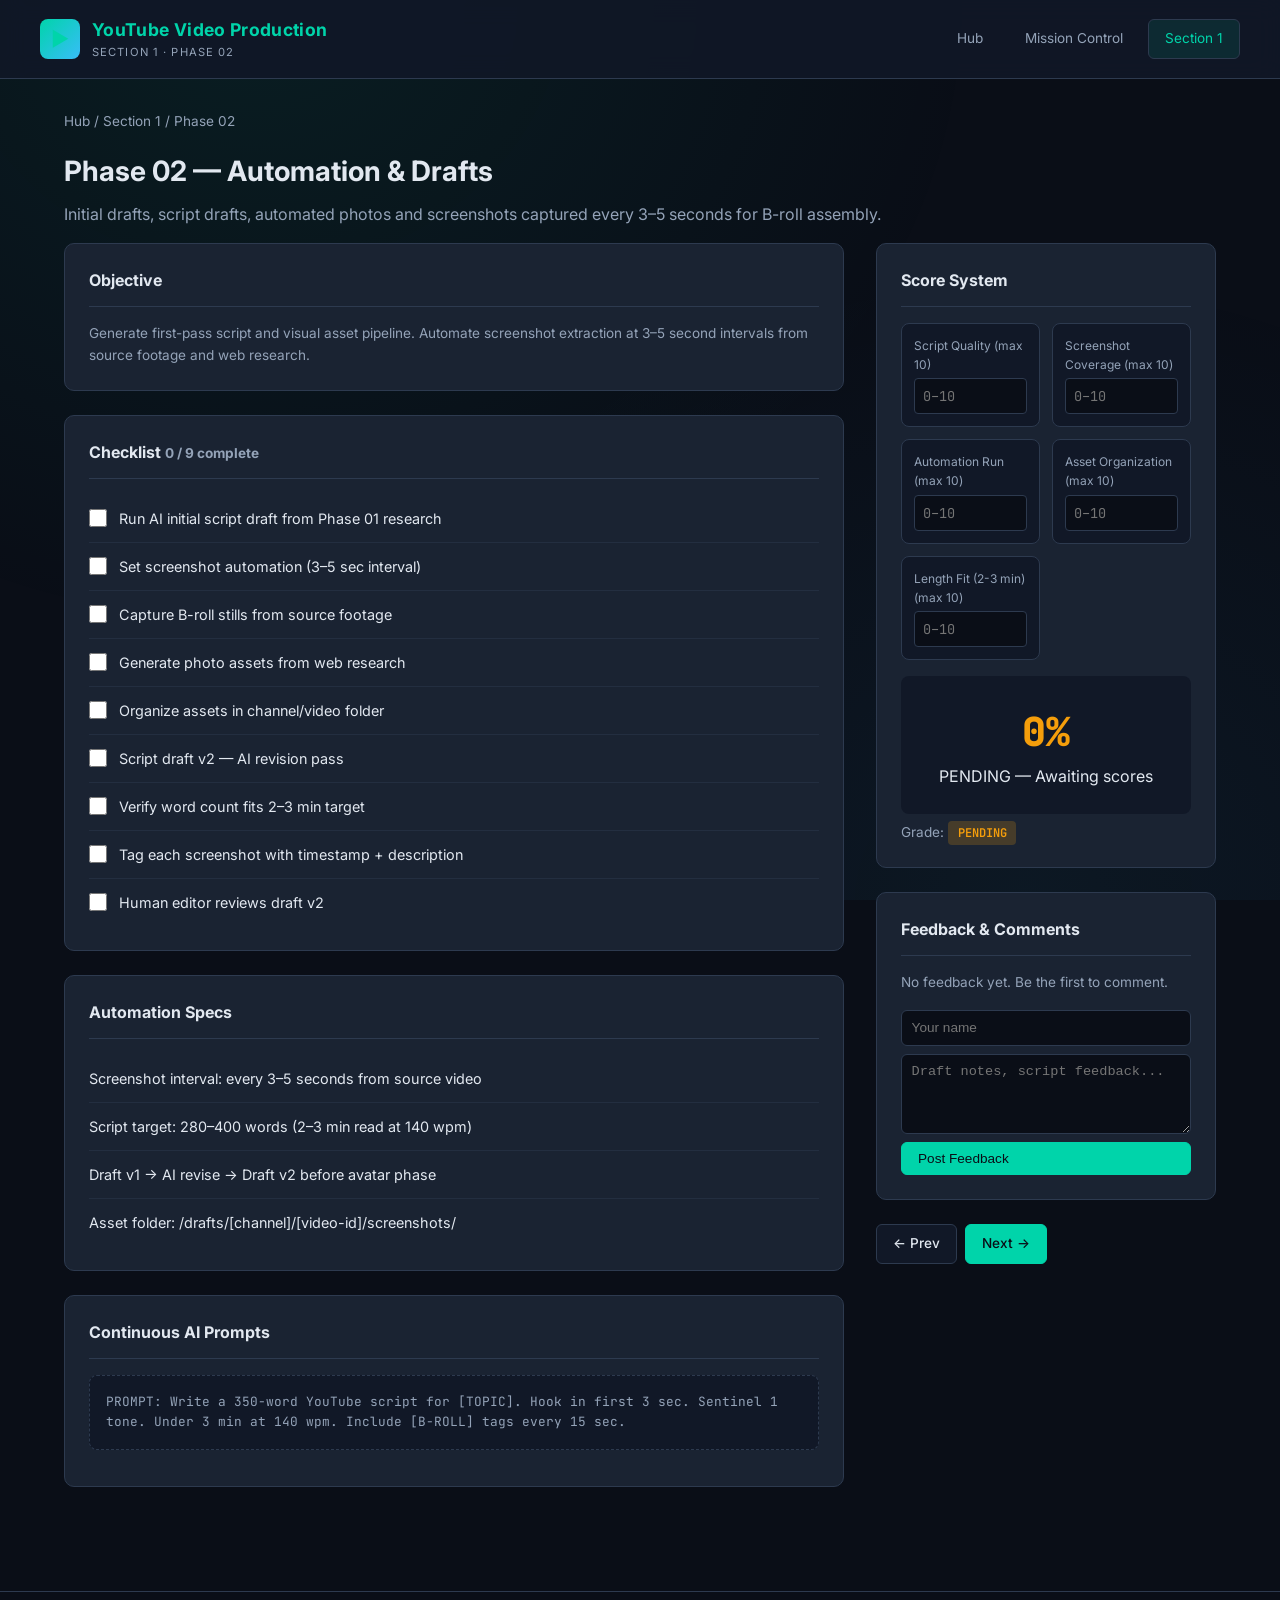
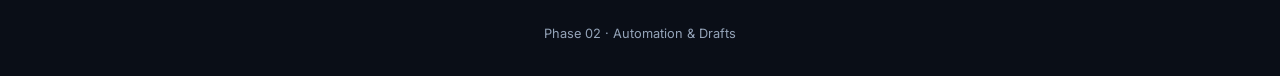
<file: phases/02-automation.html>
<!DOCTYPE html>
<html lang="en">
<head>
  <meta charset="UTF-8">
  <meta name="viewport" content="width=device-width, initial-scale=1.0">
  <title>Phase 02 — Automation & Drafts</title>
  <link rel="preconnect" href="https://fonts.googleapis.com">
  <link rel="preconnect" href="https://fonts.gstatic.com" crossorigin>
  <link href="https://fonts.googleapis.com/css2?family=Inter:wght@400;500;600;700;800&family=JetBrains+Mono:wght@400;600&display=swap" rel="stylesheet">
  <link rel="stylesheet" href="../css/styles.css">
</head>
<body>
  <header class="site-header">
    <div class="container header-inner">
      <a href="../index.html" class="logo"><div class="logo-icon">▶</div><div><h1>YouTube Video Production</h1><span>Section 1 · Phase 02</span></div></a>
      <nav class="main-nav"><a href="../index.html">Hub</a><a href="../mission-control.html">Mission Control</a><a href="01-trends.html" class="active">Section 1</a></nav>
    </div>
  </header>
  <main class="container">
    <div class="page-header">
      <div class="breadcrumb"><a href="../index.html">Hub</a> / Section 1 / Phase 02</div>
      <h2>Phase 02 — Automation & Drafts</h2>
      <p class="text-muted">Initial drafts, script drafts, automated photos and screenshots captured every 3–5 seconds for B-roll assembly.</p>
      <span id="channel-badge" class="grade-badge grade-pending" style="display:none; margin-top:0.5rem;"></span>
    </div>
    <div class="phase-layout">
      <div class="phase-main">
        <div class="panel"><h3>Objective</h3><p class="text-small text-muted">Generate first-pass script and visual asset pipeline. Automate screenshot extraction at 3–5 second intervals from source footage and web research.</p></div>
        <div class="panel"><h3>Checklist <span id="checklist-progress" class="text-muted text-small"></span></h3><ul class="checklist" id="checklist"></ul></div>
        <div class="panel"><h3>Automation Specs</h3><ul class="checklist">
          <li><label>Screenshot interval: every 3–5 seconds from source video</label></li>
          <li><label>Script target: 280–400 words (2–3 min read at 140 wpm)</label></li>
          <li><label>Draft v1 → AI revise → Draft v2 before avatar phase</label></li>
          <li><label>Asset folder: /drafts/[channel]/[video-id]/screenshots/</label></li>
        </ul></div>
        <div class="panel"><h3>Continuous AI Prompts</h3><div id="prompt-rotator" class="prompt-box"></div></div>
      </div>
      <aside class="phase-sidebar">
        <div class="panel"><h3>Score System</h3><div id="score-grid" class="score-grid"></div><div id="total-score" class="total-score pending" data-pass="70"><div class="value">—</div><div class="label">PENDING</div></div><p class="text-small text-muted mt-1">Grade: <span id="grade-badge" class="grade-badge grade-pending">PENDING</span></p></div>
        <div class="panel"><h3>Feedback & Comments</h3><div id="feedback-list" class="feedback-list"></div><form id="feedback-form" class="feedback-form"><input type="text" name="author" placeholder="Your name"><textarea name="comment" placeholder="Draft notes, script feedback..."></textarea><button type="submit" class="btn btn-primary">Post Feedback</button></form></div>
        <div class="flex gap-1 flex-wrap"><a id="nav-prev" href="01-trends.html" class="btn">← Prev</a><a id="nav-next" href="03-avatar.html" class="btn btn-primary">Next →</a></div>
      </aside>
    </div>
  </main>
  <footer class="site-footer"><div class="container">Phase 02 · Automation & Drafts</div></footer>
  <script src="../js/pipeline.js"></script><script src="../js/phase-init.js"></script>
  <script>initPhase({ id: "phase-02-automation", prev: "01-trends.html", next: "03-avatar.html",
    checklist: ["Run AI initial script draft from Phase 01 research","Set screenshot automation (3–5 sec interval)","Capture B-roll stills from source footage","Generate photo assets from web research","Organize assets in channel/video folder","Script draft v2 — AI revision pass","Verify word count fits 2–3 min target","Tag each screenshot with timestamp + description","Human editor reviews draft v2"],
    criteria: [{id:"script",label:"Script Quality",max:10},{id:"screenshots",label:"Screenshot Coverage",max:10},{id:"automation",label:"Automation Run",max:10},{id:"organization",label:"Asset Organization",max:10},{id:"timing",label:"Length Fit (2-3 min)",max:10}],
    prompts: ["PROMPT: Write a 350-word YouTube script for [TOPIC]. Hook in first 3 sec. Sentinel 1 tone. Under 3 min at 140 wpm. Include [B-ROLL] tags every 15 sec.","PROMPT: Extract screenshot descriptions every 4 seconds for a 2:30 video about [TOPIC]. Output timestamp | visual description.","TWEET: Draft v2 ready — [VIDEO TITLE]. 3-5 sec B-roll cadence locked. #YouTubePipeline #Automation"]
  });</script>
</body>
</html>
</file>
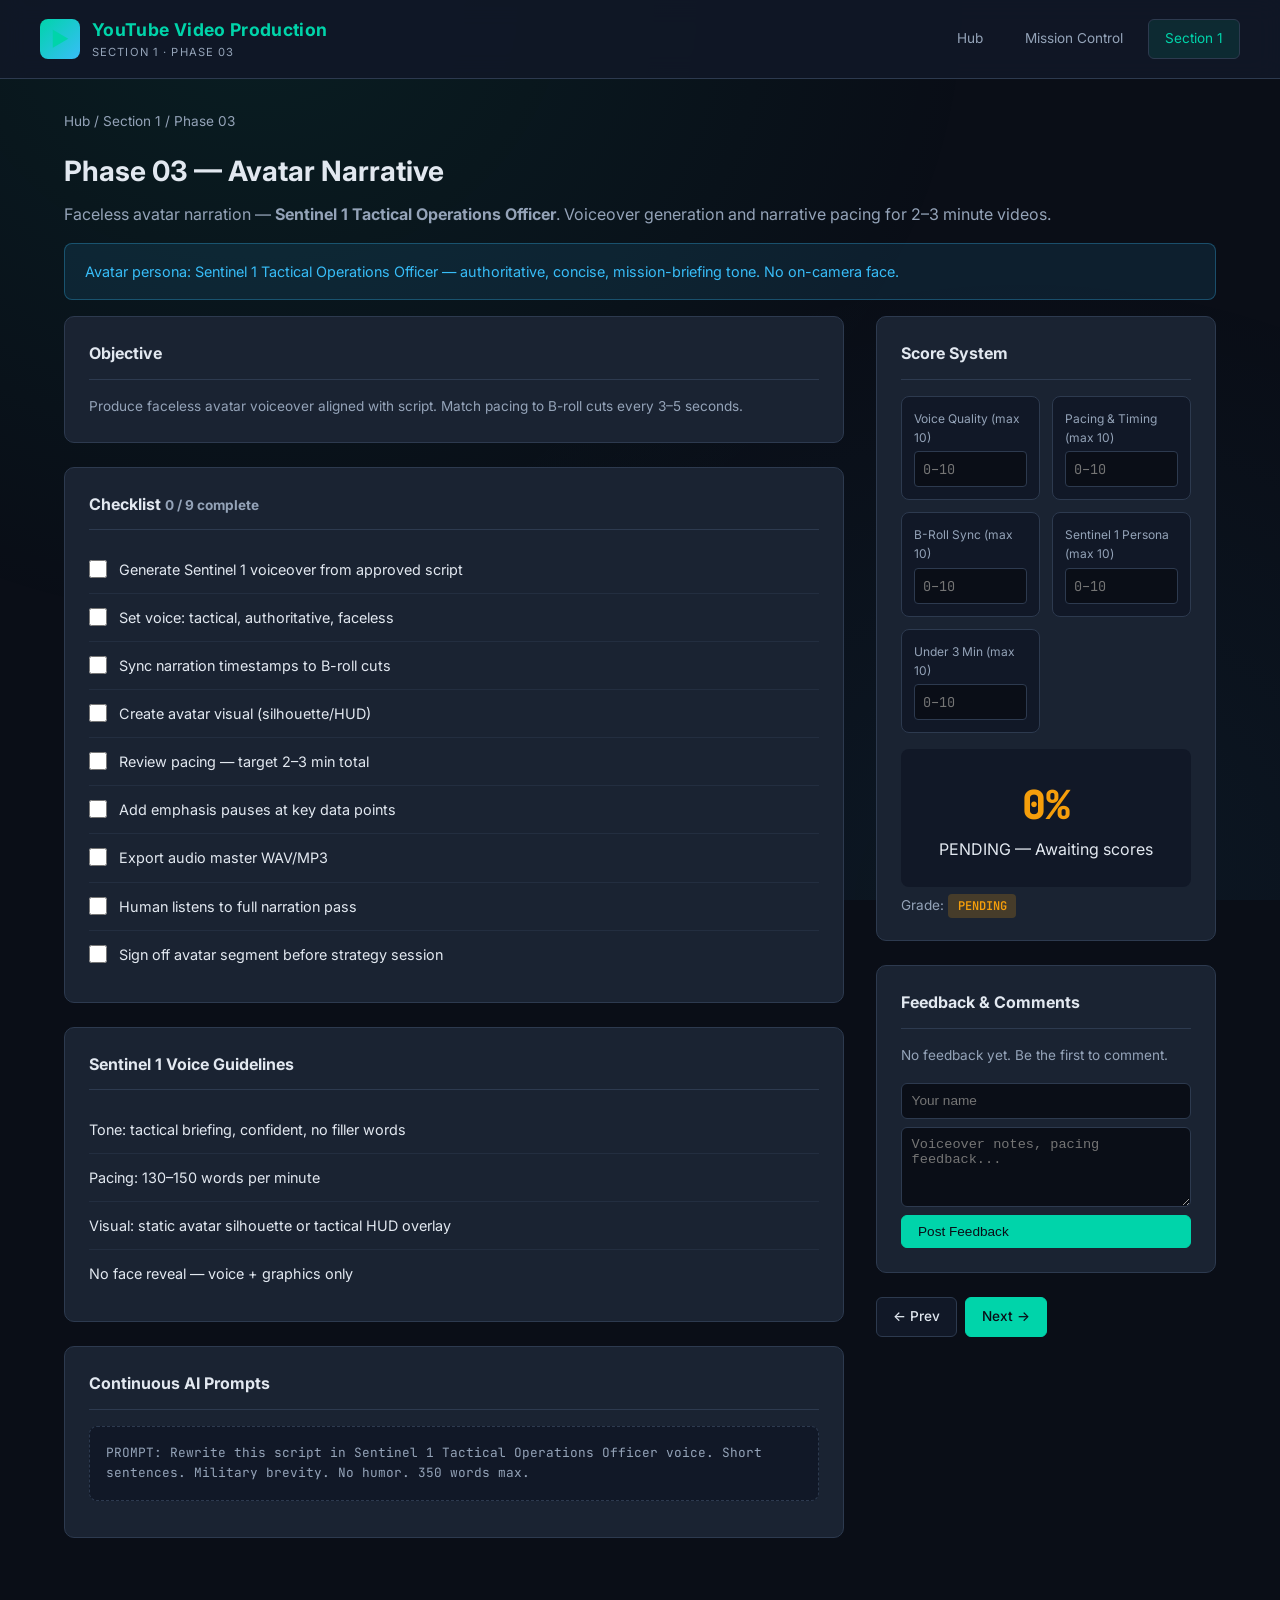
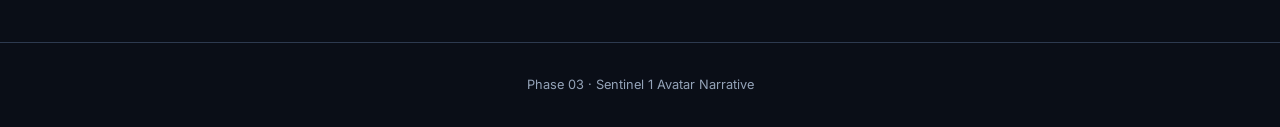
<file: phases/03-avatar.html>
<!DOCTYPE html>
<html lang="en">
<head>
  <meta charset="UTF-8">
  <meta name="viewport" content="width=device-width, initial-scale=1.0">
  <title>Phase 03 — Avatar Narrative</title>
  <link rel="preconnect" href="https://fonts.googleapis.com">
  <link rel="preconnect" href="https://fonts.gstatic.com" crossorigin>
  <link href="https://fonts.googleapis.com/css2?family=Inter:wght@400;500;600;700;800&family=JetBrains+Mono:wght@400;600&display=swap" rel="stylesheet">
  <link rel="stylesheet" href="../css/styles.css">
</head>
<body>
  <header class="site-header">
    <div class="container header-inner">
      <a href="../index.html" class="logo"><div class="logo-icon">▶</div><div><h1>YouTube Video Production</h1><span>Section 1 · Phase 03</span></div></a>
      <nav class="main-nav"><a href="../index.html">Hub</a><a href="../mission-control.html">Mission Control</a><a href="01-trends.html" class="active">Section 1</a></nav>
    </div>
  </header>
  <main class="container">
    <div class="page-header">
      <div class="breadcrumb"><a href="../index.html">Hub</a> / Section 1 / Phase 03</div>
      <h2>Phase 03 — Avatar Narrative</h2>
      <p class="text-muted">Faceless avatar narration — <strong>Sentinel 1 Tactical Operations Officer</strong>. Voiceover generation and narrative pacing for 2–3 minute videos.</p>
      <span id="channel-badge" class="grade-badge grade-pending" style="display:none; margin-top:0.5rem;"></span>
    </div>
    <div class="alert alert-info">Avatar persona: Sentinel 1 Tactical Operations Officer — authoritative, concise, mission-briefing tone. No on-camera face.</div>
    <div class="phase-layout">
      <div class="phase-main">
        <div class="panel"><h3>Objective</h3><p class="text-small text-muted">Produce faceless avatar voiceover aligned with script. Match pacing to B-roll cuts every 3–5 seconds.</p></div>
        <div class="panel"><h3>Checklist <span id="checklist-progress" class="text-muted text-small"></span></h3><ul class="checklist" id="checklist"></ul></div>
        <div class="panel"><h3>Sentinel 1 Voice Guidelines</h3><ul class="checklist">
          <li><label>Tone: tactical briefing, confident, no filler words</label></li>
          <li><label>Pacing: 130–150 words per minute</label></li>
          <li><label>Visual: static avatar silhouette or tactical HUD overlay</label></li>
          <li><label>No face reveal — voice + graphics only</label></li>
        </ul></div>
        <div class="panel"><h3>Continuous AI Prompts</h3><div id="prompt-rotator" class="prompt-box"></div></div>
      </div>
      <aside class="phase-sidebar">
        <div class="panel"><h3>Score System</h3><div id="score-grid" class="score-grid"></div><div id="total-score" class="total-score pending" data-pass="70"><div class="value">—</div><div class="label">PENDING</div></div><p class="text-small text-muted mt-1">Grade: <span id="grade-badge" class="grade-badge grade-pending">PENDING</span></p></div>
        <div class="panel"><h3>Feedback & Comments</h3><div id="feedback-list" class="feedback-list"></div><form id="feedback-form" class="feedback-form"><input type="text" name="author" placeholder="Your name"><textarea name="comment" placeholder="Voiceover notes, pacing feedback..."></textarea><button type="submit" class="btn btn-primary">Post Feedback</button></form></div>
        <div class="flex gap-1 flex-wrap"><a id="nav-prev" href="02-automation.html" class="btn">← Prev</a><a id="nav-next" href="04-strategy.html" class="btn btn-primary">Next →</a></div>
      </aside>
    </div>
  </main>
  <footer class="site-footer"><div class="container">Phase 03 · Sentinel 1 Avatar Narrative</div></footer>
  <script src="../js/pipeline.js"></script><script src="../js/phase-init.js"></script>
  <script>initPhase({ id: "phase-03-avatar", prev: "02-automation.html", next: "04-strategy.html",
    checklist: ["Generate Sentinel 1 voiceover from approved script","Set voice: tactical, authoritative, faceless","Sync narration timestamps to B-roll cuts","Create avatar visual (silhouette/HUD)","Review pacing — target 2–3 min total","Add emphasis pauses at key data points","Export audio master WAV/MP3","Human listens to full narration pass","Sign off avatar segment before strategy session"],
    criteria: [{id:"voice",label:"Voice Quality",max:10},{id:"pacing",label:"Pacing & Timing",max:10},{id:"sync",label:"B-Roll Sync",max:10},{id:"persona",label:"Sentinel 1 Persona",max:10},{id:"length",label:"Under 3 Min",max:10}],
    prompts: ["PROMPT: Rewrite this script in Sentinel 1 Tactical Operations Officer voice. Short sentences. Military brevity. No humor. 350 words max.","PROMPT: Generate SSML markup for voiceover with pauses at [TIMESTAMPS] for B-roll cuts every 4 seconds.","TWEET: Sentinel 1 narration locked for [VIDEO]. Faceless avatar. 2:45 runtime. #Sentinel1 #YouTubePipeline"]
  });</script>
</body>
</html>
</file>
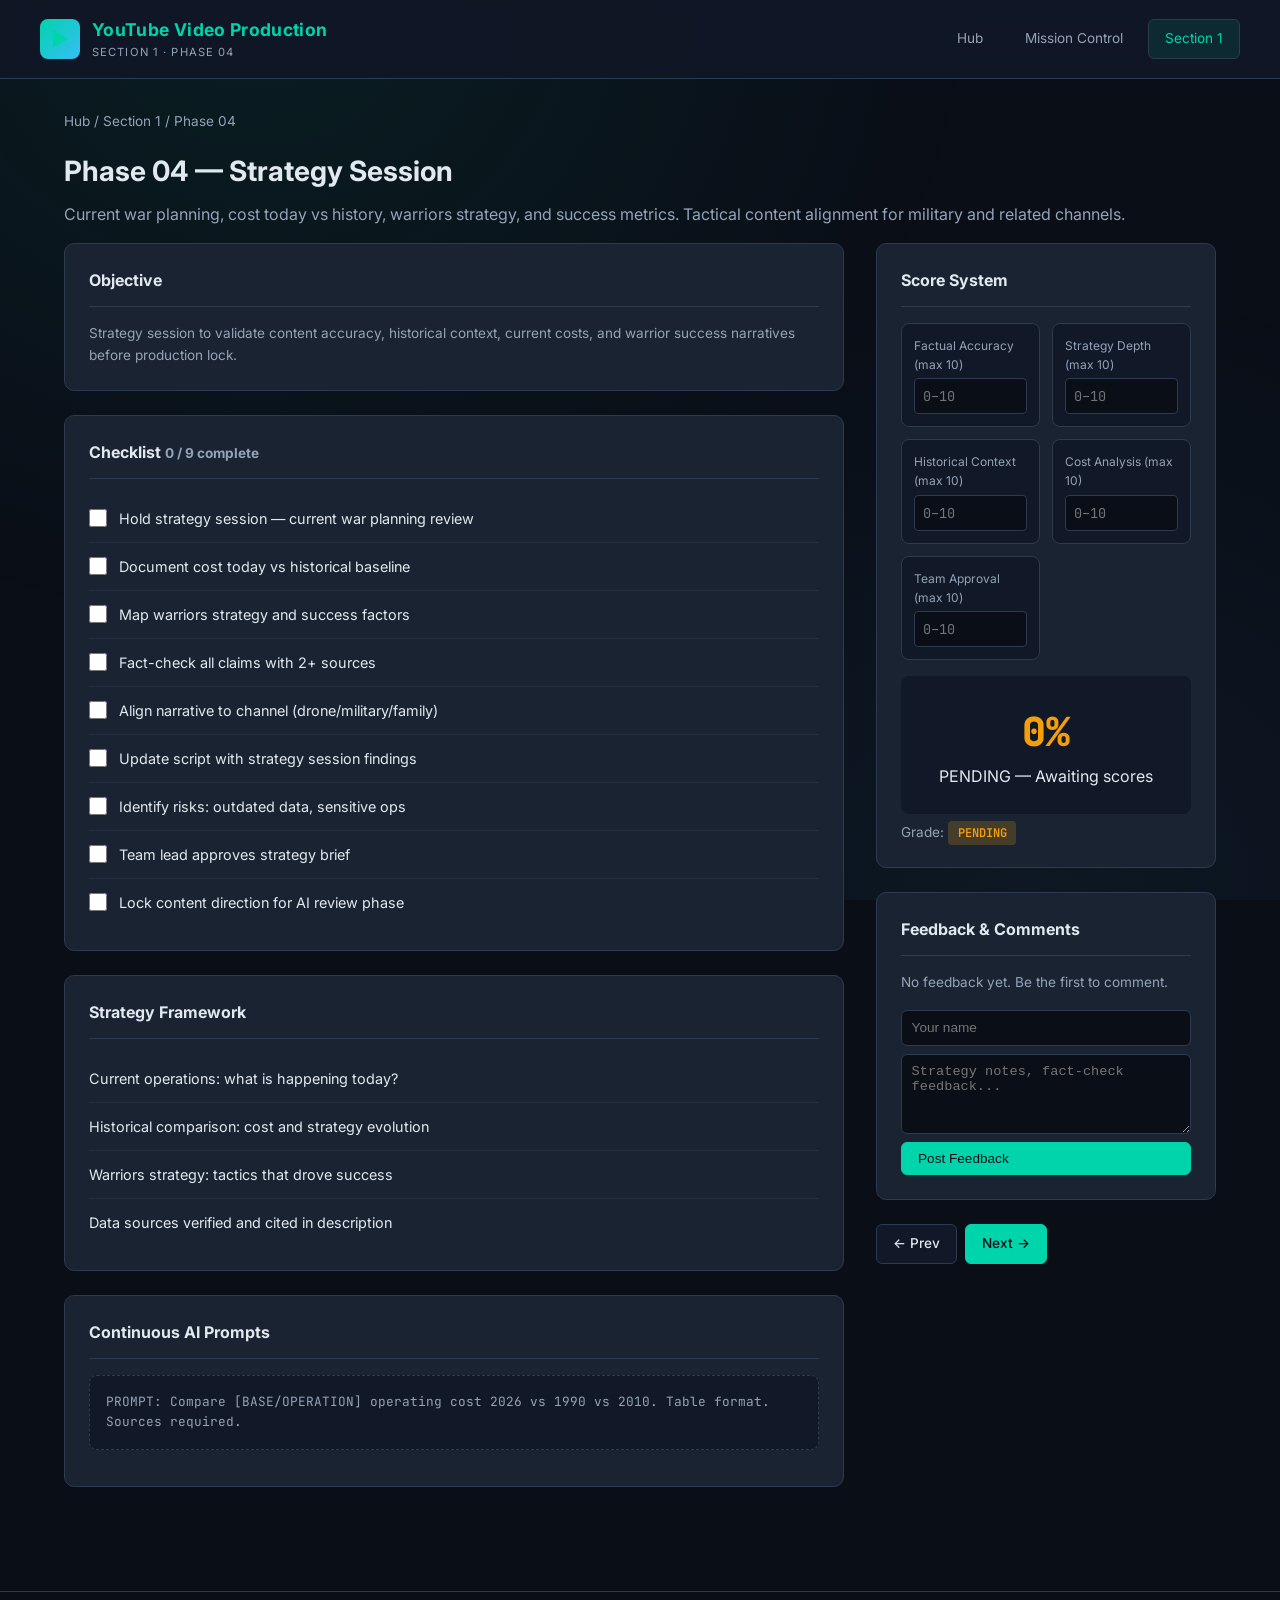
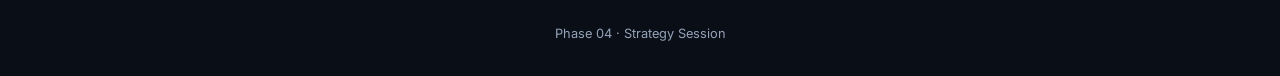
<file: phases/04-strategy.html>
<!DOCTYPE html>
<html lang="en">
<head>
  <meta charset="UTF-8">
  <meta name="viewport" content="width=device-width, initial-scale=1.0">
  <title>Phase 04 — Strategy Session</title>
  <link rel="preconnect" href="https://fonts.googleapis.com">
  <link rel="preconnect" href="https://fonts.gstatic.com" crossorigin>
  <link href="https://fonts.googleapis.com/css2?family=Inter:wght@400;500;600;700;800&family=JetBrains+Mono:wght@400;600&display=swap" rel="stylesheet">
  <link rel="stylesheet" href="../css/styles.css">
</head>
<body>
  <header class="site-header">
    <div class="container header-inner">
      <a href="../index.html" class="logo"><div class="logo-icon">▶</div><div><h1>YouTube Video Production</h1><span>Section 1 · Phase 04</span></div></a>
      <nav class="main-nav"><a href="../index.html">Hub</a><a href="../mission-control.html">Mission Control</a><a href="01-trends.html" class="active">Section 1</a></nav>
    </div>
  </header>
  <main class="container">
    <div class="page-header">
      <div class="breadcrumb"><a href="../index.html">Hub</a> / Section 1 / Phase 04</div>
      <h2>Phase 04 — Strategy Session</h2>
      <p class="text-muted">Current war planning, cost today vs history, warriors strategy, and success metrics. Tactical content alignment for military and related channels.</p>
      <span id="channel-badge" class="grade-badge grade-pending" style="display:none; margin-top:0.5rem;"></span>
    </div>
    <div class="phase-layout">
      <div class="phase-main">
        <div class="panel"><h3>Objective</h3><p class="text-small text-muted">Strategy session to validate content accuracy, historical context, current costs, and warrior success narratives before production lock.</p></div>
        <div class="panel"><h3>Checklist <span id="checklist-progress" class="text-muted text-small"></span></h3><ul class="checklist" id="checklist"></ul></div>
        <div class="panel"><h3>Strategy Framework</h3><ul class="checklist">
          <li><label>Current operations: what is happening today?</label></li>
          <li><label>Historical comparison: cost and strategy evolution</label></li>
          <li><label>Warriors strategy: tactics that drove success</label></li>
          <li><label>Data sources verified and cited in description</label></li>
        </ul></div>
        <div class="panel"><h3>Continuous AI Prompts</h3><div id="prompt-rotator" class="prompt-box"></div></div>
      </div>
      <aside class="phase-sidebar">
        <div class="panel"><h3>Score System</h3><div id="score-grid" class="score-grid"></div><div id="total-score" class="total-score pending" data-pass="70"><div class="value">—</div><div class="label">PENDING</div></div><p class="text-small text-muted mt-1">Grade: <span id="grade-badge" class="grade-badge grade-pending">PENDING</span></p></div>
        <div class="panel"><h3>Feedback & Comments</h3><div id="feedback-list" class="feedback-list"></div><form id="feedback-form" class="feedback-form"><input type="text" name="author" placeholder="Your name"><textarea name="comment" placeholder="Strategy notes, fact-check feedback..."></textarea><button type="submit" class="btn btn-primary">Post Feedback</button></form></div>
        <div class="flex gap-1 flex-wrap"><a id="nav-prev" href="03-avatar.html" class="btn">← Prev</a><a id="nav-next" href="05-ai-review.html" class="btn btn-primary">Next →</a></div>
      </aside>
    </div>
  </main>
  <footer class="site-footer"><div class="container">Phase 04 · Strategy Session</div></footer>
  <script src="../js/pipeline.js"></script><script src="../js/phase-init.js"></script>
  <script>initPhase({ id: "phase-04-strategy", prev: "03-avatar.html", next: "05-ai-review.html",
    checklist: ["Hold strategy session — current war planning review","Document cost today vs historical baseline","Map warriors strategy and success factors","Fact-check all claims with 2+ sources","Align narrative to channel (drone/military/family)","Update script with strategy session findings","Identify risks: outdated data, sensitive ops","Team lead approves strategy brief","Lock content direction for AI review phase"],
    criteria: [{id:"accuracy",label:"Factual Accuracy",max:10},{id:"strategy",label:"Strategy Depth",max:10},{id:"history",label:"Historical Context",max:10},{id:"cost",label:"Cost Analysis",max:10},{id:"approval",label:"Team Approval",max:10}],
    prompts: ["PROMPT: Compare [BASE/OPERATION] operating cost 2026 vs 1990 vs 2010. Table format. Sources required.","PROMPT: Summarize warriors strategy for [THEATER] in 5 bullet points. Success metrics. Sentinel 1 tone.","TWEET: Strategy session complete — [TOPIC]. Cost today vs history mapped. Warriors playbook locked. #StrategySession"]
  });</script>
</body>
</html>
</file>
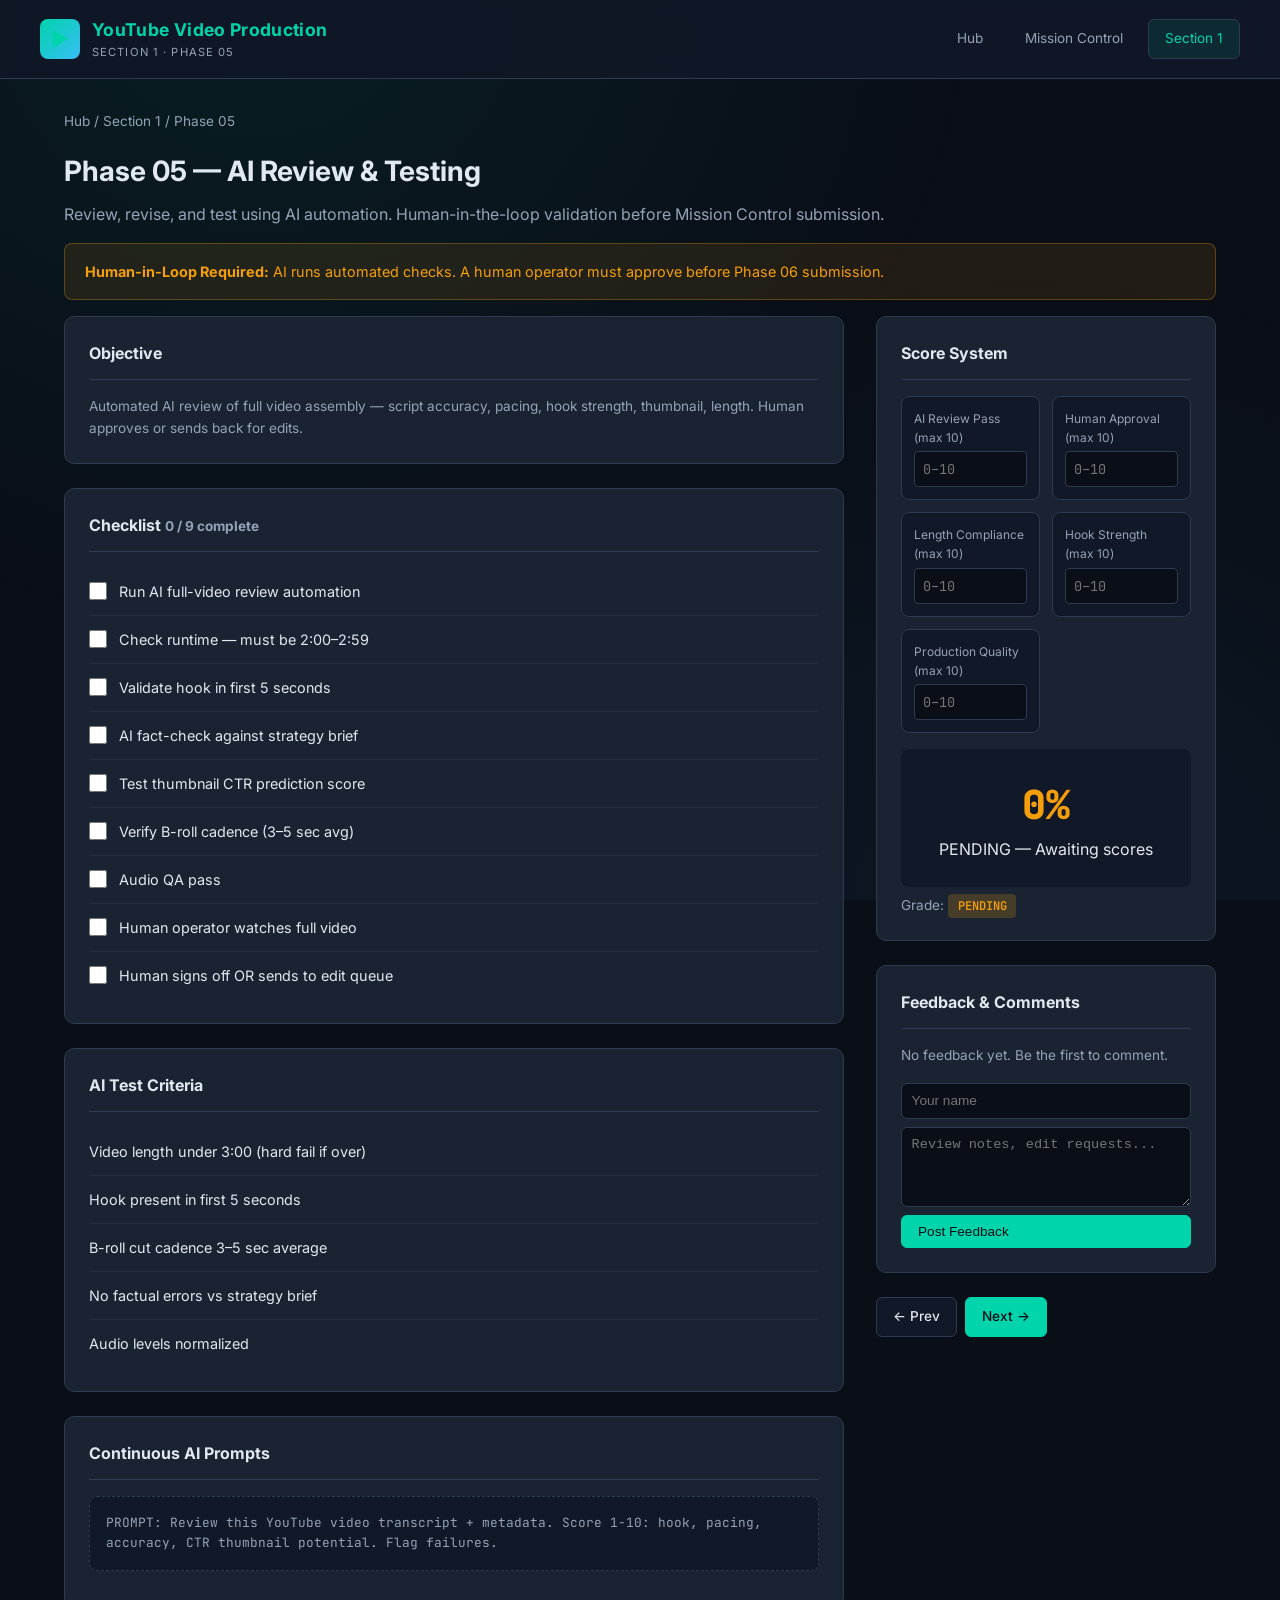
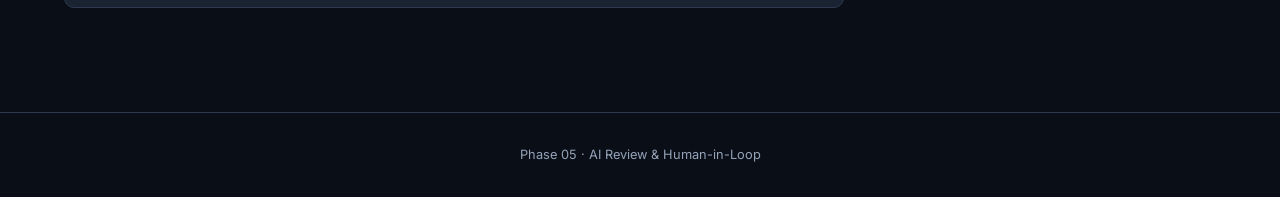
<file: phases/05-ai-review.html>
<!DOCTYPE html>
<html lang="en">
<head>
  <meta charset="UTF-8">
  <meta name="viewport" content="width=device-width, initial-scale=1.0">
  <title>Phase 05 — AI Review & Testing</title>
  <link rel="preconnect" href="https://fonts.googleapis.com">
  <link rel="preconnect" href="https://fonts.gstatic.com" crossorigin>
  <link href="https://fonts.googleapis.com/css2?family=Inter:wght@400;500;600;700;800&family=JetBrains+Mono:wght@400;600&display=swap" rel="stylesheet">
  <link rel="stylesheet" href="../css/styles.css">
</head>
<body>
  <header class="site-header">
    <div class="container header-inner">
      <a href="../index.html" class="logo"><div class="logo-icon">▶</div><div><h1>YouTube Video Production</h1><span>Section 1 · Phase 05</span></div></a>
      <nav class="main-nav"><a href="../index.html">Hub</a><a href="../mission-control.html">Mission Control</a><a href="01-trends.html" class="active">Section 1</a></nav>
    </div>
  </header>
  <main class="container">
    <div class="page-header">
      <div class="breadcrumb"><a href="../index.html">Hub</a> / Section 1 / Phase 05</div>
      <h2>Phase 05 — AI Review & Testing</h2>
      <p class="text-muted">Review, revise, and test using AI automation. Human-in-the-loop validation before Mission Control submission.</p>
      <span id="channel-badge" class="grade-badge grade-pending" style="display:none; margin-top:0.5rem;"></span>
    </div>
    <div class="alert alert-warning"><strong>Human-in-Loop Required:</strong> AI runs automated checks. A human operator must approve before Phase 06 submission.</div>
    <div class="phase-layout">
      <div class="phase-main">
        <div class="panel"><h3>Objective</h3><p class="text-small text-muted">Automated AI review of full video assembly — script accuracy, pacing, hook strength, thumbnail, length. Human approves or sends back for edits.</p></div>
        <div class="panel"><h3>Checklist <span id="checklist-progress" class="text-muted text-small"></span></h3><ul class="checklist" id="checklist"></ul></div>
        <div class="panel"><h3>AI Test Criteria</h3><ul class="checklist">
          <li><label>Video length under 3:00 (hard fail if over)</label></li>
          <li><label>Hook present in first 5 seconds</label></li>
          <li><label>B-roll cut cadence 3–5 sec average</label></li>
          <li><label>No factual errors vs strategy brief</label></li>
          <li><label>Audio levels normalized</label></li>
        </ul></div>
        <div class="panel"><h3>Continuous AI Prompts</h3><div id="prompt-rotator" class="prompt-box"></div></div>
      </div>
      <aside class="phase-sidebar">
        <div class="panel"><h3>Score System</h3><div id="score-grid" class="score-grid"></div><div id="total-score" class="total-score pending" data-pass="70"><div class="value">—</div><div class="label">PENDING</div></div><p class="text-small text-muted mt-1">Grade: <span id="grade-badge" class="grade-badge grade-pending">PENDING</span></p></div>
        <div class="panel"><h3>Feedback & Comments</h3><div id="feedback-list" class="feedback-list"></div><form id="feedback-form" class="feedback-form"><input type="text" name="author" placeholder="Your name"><textarea name="comment" placeholder="Review notes, edit requests..."></textarea><button type="submit" class="btn btn-primary">Post Feedback</button></form></div>
        <div class="flex gap-1 flex-wrap"><a id="nav-prev" href="04-strategy.html" class="btn">← Prev</a><a id="nav-next" href="06-mission-control.html" class="btn btn-primary">Next →</a></div>
      </aside>
    </div>
  </main>
  <footer class="site-footer"><div class="container">Phase 05 · AI Review & Human-in-Loop</div></footer>
  <script src="../js/pipeline.js"></script><script src="../js/phase-init.js"></script>
  <script>initPhase({ id: "phase-05-ai-review", prev: "04-strategy.html", next: "06-mission-control.html",
    checklist: ["Run AI full-video review automation","Check runtime — must be 2:00–2:59","Validate hook in first 5 seconds","AI fact-check against strategy brief","Test thumbnail CTR prediction score","Verify B-roll cadence (3–5 sec avg)","Audio QA pass","Human operator watches full video","Human signs off OR sends to edit queue"],
    criteria: [{id:"ai",label:"AI Review Pass",max:10},{id:"human",label:"Human Approval",max:10},{id:"length",label:"Length Compliance",max:10},{id:"hook",label:"Hook Strength",max:10},{id:"quality",label:"Production Quality",max:10}],
    prompts: ["PROMPT: Review this YouTube video transcript + metadata. Score 1-10: hook, pacing, accuracy, CTR thumbnail potential. Flag failures.","PROMPT: List all edits needed for video to pass 70% score. Prioritize by impact on CTR and retention.","TWEET: AI review complete — [VIDEO]. Human-in-loop approval [PENDING/APPROVED]. #AIReview #YouTubePipeline"]
  });</script>
</body>
</html>
</file>
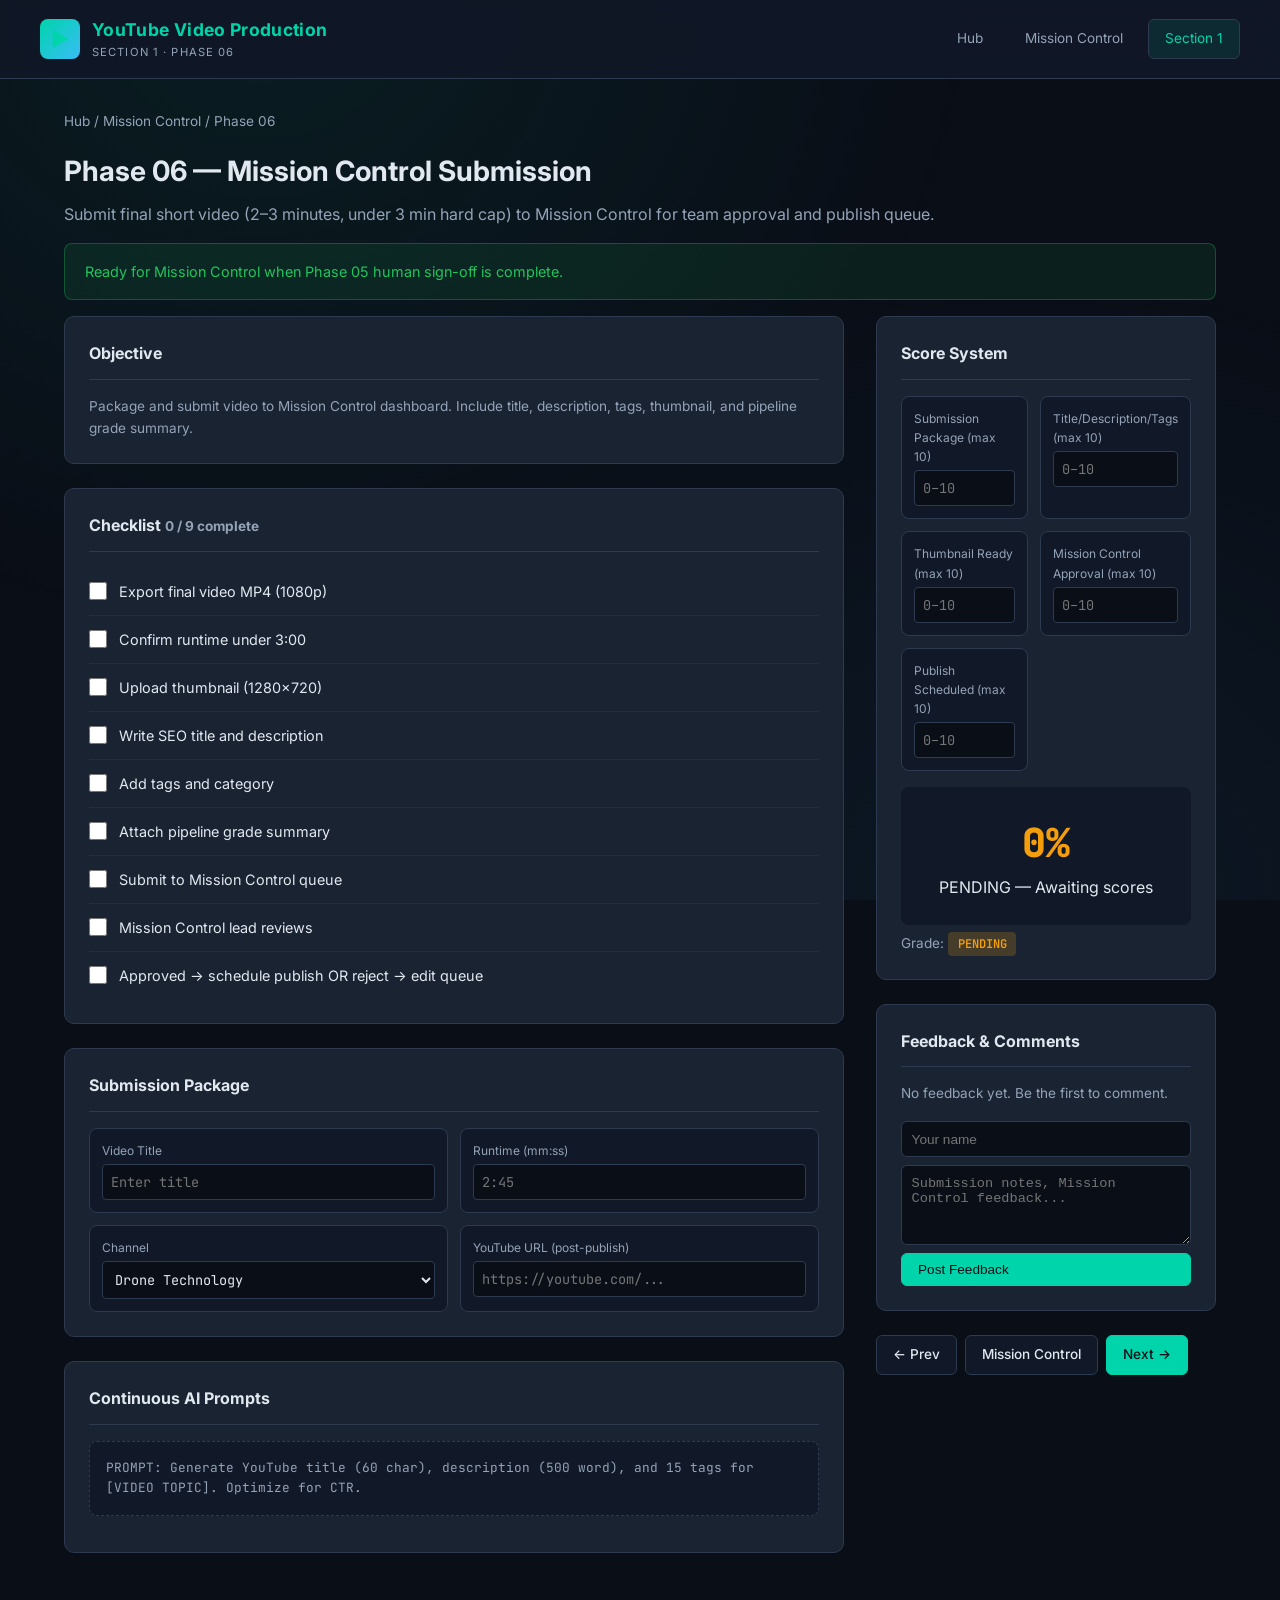
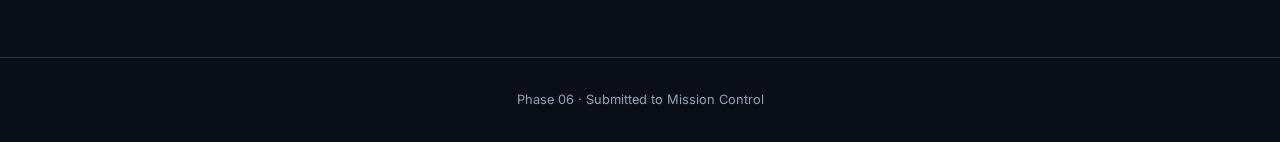
<file: phases/06-mission-control.html>
<!DOCTYPE html>
<html lang="en">
<head>
  <meta charset="UTF-8">
  <meta name="viewport" content="width=device-width, initial-scale=1.0">
  <title>Phase 06 — Mission Control Submit</title>
  <link rel="preconnect" href="https://fonts.googleapis.com">
  <link rel="preconnect" href="https://fonts.gstatic.com" crossorigin>
  <link href="https://fonts.googleapis.com/css2?family=Inter:wght@400;500;600;700;800&family=JetBrains+Mono:wght@400;600&display=swap" rel="stylesheet">
  <link rel="stylesheet" href="../css/styles.css">
</head>
<body>
  <header class="site-header">
    <div class="container header-inner">
      <a href="../index.html" class="logo"><div class="logo-icon">▶</div><div><h1>YouTube Video Production</h1><span>Section 1 · Phase 06</span></div></a>
      <nav class="main-nav"><a href="../index.html">Hub</a><a href="../mission-control.html">Mission Control</a><a href="01-trends.html" class="active">Section 1</a></nav>
    </div>
  </header>
  <main class="container">
    <div class="page-header">
      <div class="breadcrumb"><a href="../index.html">Hub</a> / <a href="../mission-control.html">Mission Control</a> / Phase 06</div>
      <h2>Phase 06 — Mission Control Submission</h2>
      <p class="text-muted">Submit final short video (2–3 minutes, under 3 min hard cap) to Mission Control for team approval and publish queue.</p>
      <span id="channel-badge" class="grade-badge grade-pending" style="display:none; margin-top:0.5rem;"></span>
    </div>
    <div class="alert alert-success">Ready for Mission Control when Phase 05 human sign-off is complete.</div>
    <div class="phase-layout">
      <div class="phase-main">
        <div class="panel"><h3>Objective</h3><p class="text-small text-muted">Package and submit video to Mission Control dashboard. Include title, description, tags, thumbnail, and pipeline grade summary.</p></div>
        <div class="panel"><h3>Checklist <span id="checklist-progress" class="text-muted text-small"></span></h3><ul class="checklist" id="checklist"></ul></div>
        <div class="panel"><h3>Submission Package</h3>
          <div class="score-grid">
            <div class="score-item"><label>Video Title</label><input type="text" placeholder="Enter title"></div>
            <div class="score-item"><label>Runtime (mm:ss)</label><input type="text" placeholder="2:45"></div>
            <div class="score-item"><label>Channel</label><select><option>Drone Technology</option><option>Military Bases</option><option>Family</option></select></div>
            <div class="score-item"><label>YouTube URL (post-publish)</label><input type="text" placeholder="https://youtube.com/..."></div>
          </div>
        </div>
        <div class="panel"><h3>Continuous AI Prompts</h3><div id="prompt-rotator" class="prompt-box"></div></div>
      </div>
      <aside class="phase-sidebar">
        <div class="panel"><h3>Score System</h3><div id="score-grid" class="score-grid"></div><div id="total-score" class="total-score pending" data-pass="70"><div class="value">—</div><div class="label">PENDING</div></div><p class="text-small text-muted mt-1">Grade: <span id="grade-badge" class="grade-badge grade-pending">PENDING</span></p></div>
        <div class="panel"><h3>Feedback & Comments</h3><div id="feedback-list" class="feedback-list"></div><form id="feedback-form" class="feedback-form"><input type="text" name="author" placeholder="Your name"><textarea name="comment" placeholder="Submission notes, Mission Control feedback..."></textarea><button type="submit" class="btn btn-primary">Post Feedback</button></form></div>
        <div class="flex gap-1 flex-wrap"><a id="nav-prev" href="05-ai-review.html" class="btn">← Prev</a><a href="../mission-control.html" class="btn">Mission Control</a><a id="nav-next" href="07-analytics.html" class="btn btn-primary">Next →</a></div>
      </aside>
    </div>
  </main>
  <footer class="site-footer"><div class="container">Phase 06 · Submitted to Mission Control</div></footer>
  <script src="../js/pipeline.js"></script><script src="../js/phase-init.js"></script>
  <script>initPhase({ id: "phase-06-mission-control", prev: "05-ai-review.html", next: "07-analytics.html",
    checklist: ["Export final video MP4 (1080p)","Confirm runtime under 3:00","Upload thumbnail (1280x720)","Write SEO title and description","Add tags and category","Attach pipeline grade summary","Submit to Mission Control queue","Mission Control lead reviews","Approved → schedule publish OR reject → edit queue"],
    criteria: [{id:"package",label:"Submission Package",max:10},{id:"metadata",label:"Title/Description/Tags",max:10},{id:"thumbnail",label:"Thumbnail Ready",max:10},{id:"approval",label:"Mission Control Approval",max:10},{id:"schedule",label:"Publish Scheduled",max:10}],
    prompts: ["PROMPT: Generate YouTube title (60 char), description (500 word), and 15 tags for [VIDEO TOPIC]. Optimize for CTR.","PROMPT: Mission Control submission checklist — verify all items for [VIDEO ID]. Output pass/fail per item.","TWEET: SUBMITTED to Mission Control — [VIDEO TITLE]. 2:XX runtime. Awaiting approval. #MissionControl #YouTubePipeline"]
  });</script>
</body>
</html>
</file>
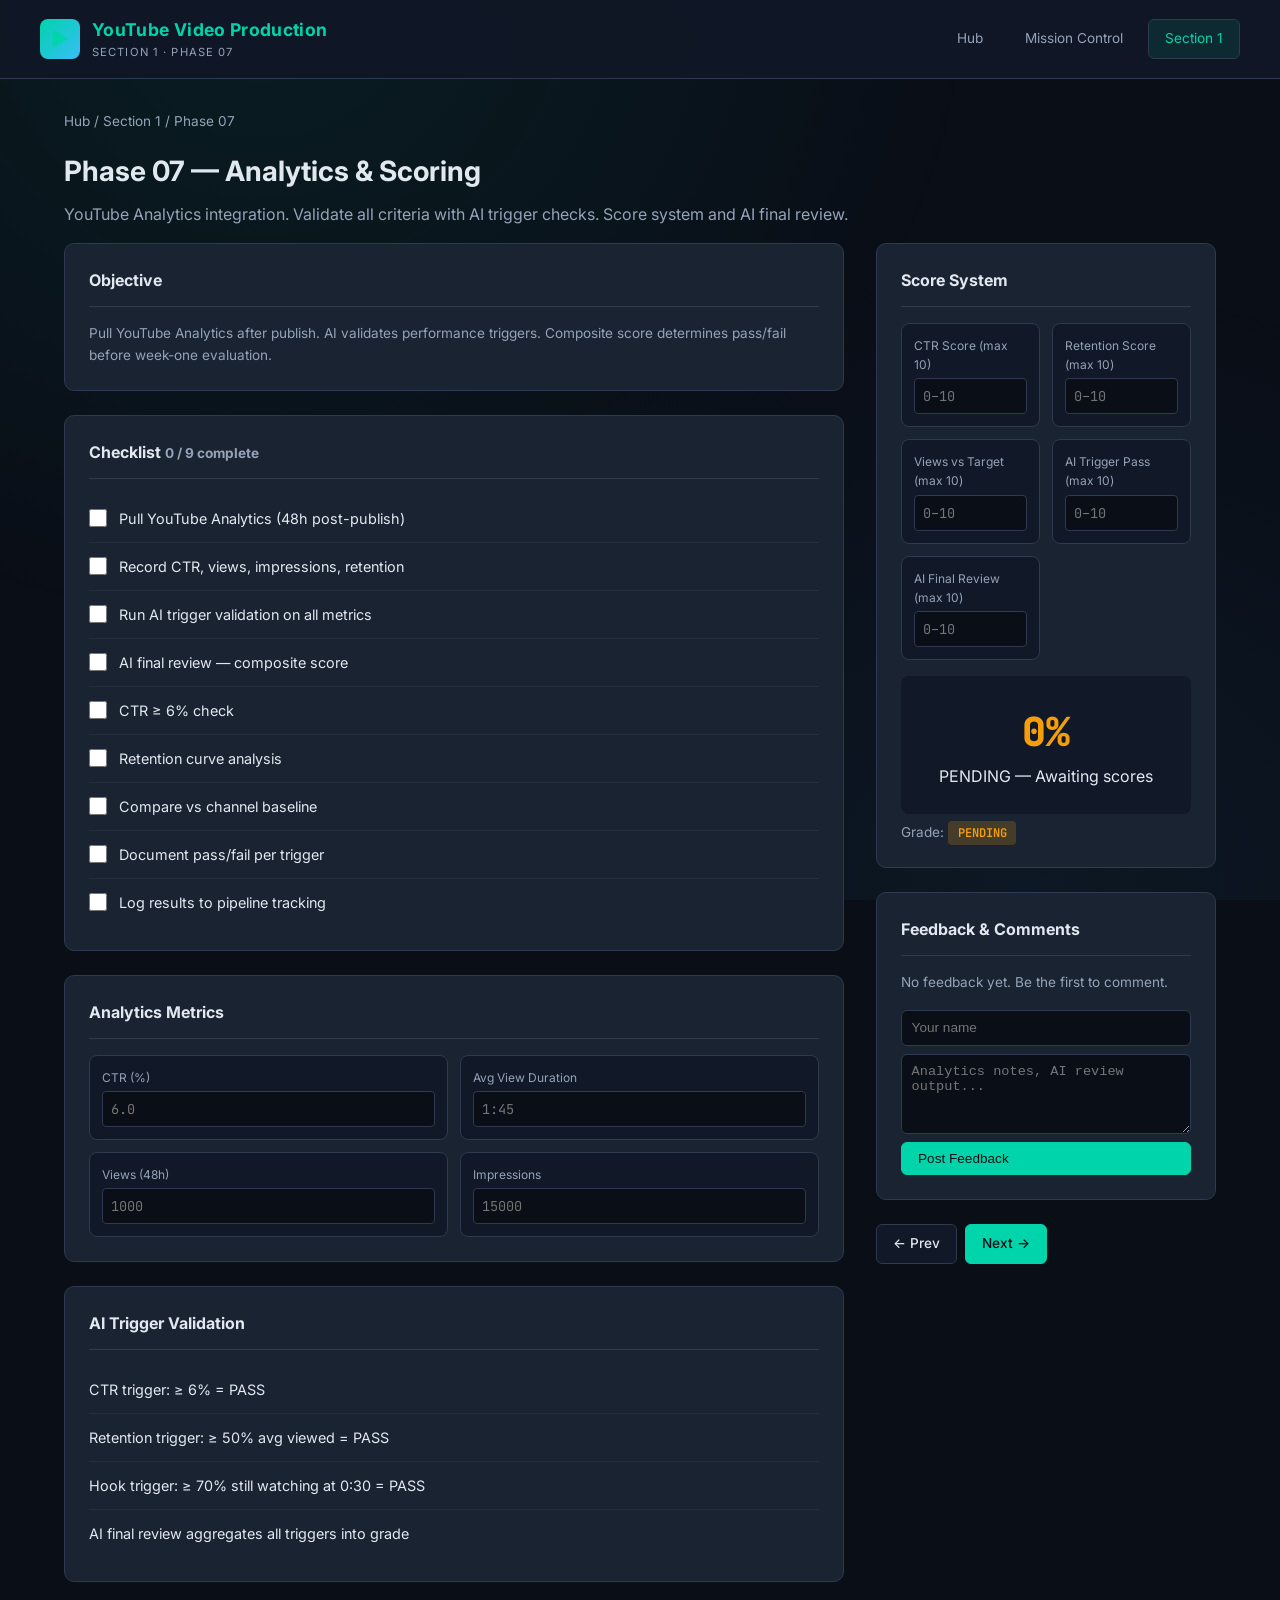
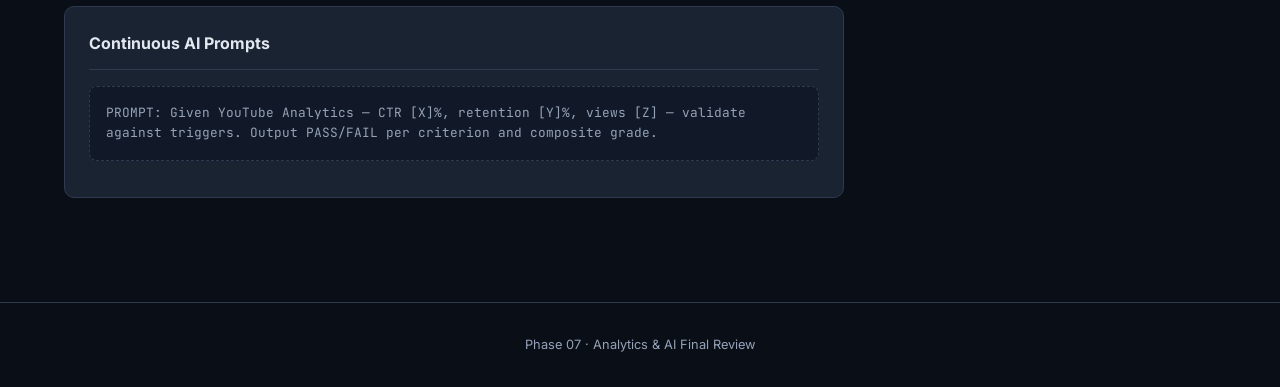
<file: phases/07-analytics.html>
<!DOCTYPE html>
<html lang="en">
<head>
  <meta charset="UTF-8">
  <meta name="viewport" content="width=device-width, initial-scale=1.0">
  <title>Phase 07 — Analytics & Scoring</title>
  <link rel="preconnect" href="https://fonts.googleapis.com">
  <link rel="preconnect" href="https://fonts.gstatic.com" crossorigin>
  <link href="https://fonts.googleapis.com/css2?family=Inter:wght@400;500;600;700;800&family=JetBrains+Mono:wght@400;600&display=swap" rel="stylesheet">
  <link rel="stylesheet" href="../css/styles.css">
</head>
<body>
  <header class="site-header">
    <div class="container header-inner">
      <a href="../index.html" class="logo"><div class="logo-icon">▶</div><div><h1>YouTube Video Production</h1><span>Section 1 · Phase 07</span></div></a>
      <nav class="main-nav"><a href="../index.html">Hub</a><a href="../mission-control.html">Mission Control</a><a href="01-trends.html" class="active">Section 1</a></nav>
    </div>
  </header>
  <main class="container">
    <div class="page-header">
      <div class="breadcrumb"><a href="../index.html">Hub</a> / Section 1 / Phase 07</div>
      <h2>Phase 07 — Analytics & Scoring</h2>
      <p class="text-muted">YouTube Analytics integration. Validate all criteria with AI trigger checks. Score system and AI final review.</p>
      <span id="channel-badge" class="grade-badge grade-pending" style="display:none; margin-top:0.5rem;"></span>
    </div>
    <div class="phase-layout">
      <div class="phase-main">
        <div class="panel"><h3>Objective</h3><p class="text-small text-muted">Pull YouTube Analytics after publish. AI validates performance triggers. Composite score determines pass/fail before week-one evaluation.</p></div>
        <div class="panel"><h3>Checklist <span id="checklist-progress" class="text-muted text-small"></span></h3><ul class="checklist" id="checklist"></ul></div>
        <div class="panel"><h3>Analytics Metrics</h3>
          <div class="score-grid">
            <div class="score-item"><label>CTR (%)</label><input type="number" step="0.1" placeholder="6.0"></div>
            <div class="score-item"><label>Avg View Duration</label><input type="text" placeholder="1:45"></div>
            <div class="score-item"><label>Views (48h)</label><input type="number" placeholder="1000"></div>
            <div class="score-item"><label>Impressions</label><input type="number" placeholder="15000"></div>
          </div>
        </div>
        <div class="panel"><h3>AI Trigger Validation</h3><ul class="checklist">
          <li><label>CTR trigger: ≥ 6% = PASS</label></li>
          <li><label>Retention trigger: ≥ 50% avg viewed = PASS</label></li>
          <li><label>Hook trigger: ≥ 70% still watching at 0:30 = PASS</label></li>
          <li><label>AI final review aggregates all triggers into grade</label></li>
        </ul></div>
        <div class="panel"><h3>Continuous AI Prompts</h3><div id="prompt-rotator" class="prompt-box"></div></div>
      </div>
      <aside class="phase-sidebar">
        <div class="panel"><h3>Score System</h3><div id="score-grid" class="score-grid"></div><div id="total-score" class="total-score pending" data-pass="70"><div class="value">—</div><div class="label">PENDING</div></div><p class="text-small text-muted mt-1">Grade: <span id="grade-badge" class="grade-badge grade-pending">PENDING</span></p></div>
        <div class="panel"><h3>Feedback & Comments</h3><div id="feedback-list" class="feedback-list"></div><form id="feedback-form" class="feedback-form"><input type="text" name="author" placeholder="Your name"><textarea name="comment" placeholder="Analytics notes, AI review output..."></textarea><button type="submit" class="btn btn-primary">Post Feedback</button></form></div>
        <div class="flex gap-1 flex-wrap"><a id="nav-prev" href="06-mission-control.html" class="btn">← Prev</a><a id="nav-next" href="08-week-one.html" class="btn btn-primary">Next →</a></div>
      </aside>
    </div>
  </main>
  <footer class="site-footer"><div class="container">Phase 07 · Analytics & AI Final Review</div></footer>
  <script src="../js/pipeline.js"></script><script src="../js/phase-init.js"></script>
  <script>initPhase({ id: "phase-07-analytics", prev: "06-mission-control.html", next: "08-week-one.html",
    checklist: ["Pull YouTube Analytics (48h post-publish)","Record CTR, views, impressions, retention","Run AI trigger validation on all metrics","AI final review — composite score","CTR ≥ 6% check","Retention curve analysis","Compare vs channel baseline","Document pass/fail per trigger","Log results to pipeline tracking"],
    criteria: [{id:"ctr",label:"CTR Score",max:10},{id:"retention",label:"Retention Score",max:10},{id:"views",label:"Views vs Target",max:10},{id:"triggers",label:"AI Trigger Pass",max:10},{id:"final",label:"AI Final Review",max:10}],
    prompts: ["PROMPT: Given YouTube Analytics — CTR [X]%, retention [Y]%, views [Z] — validate against triggers. Output PASS/FAIL per criterion and composite grade.","PROMPT: AI final review for [VIDEO]: list strengths, weaknesses, and 3 edits to improve CTR if below 6%.","TWEET: Analytics scored — [VIDEO] CTR [X]%. AI final review [PASS/FAIL]. #YouTubeAnalytics #Pipeline"]
  });</script>
</body>
</html>
</file>
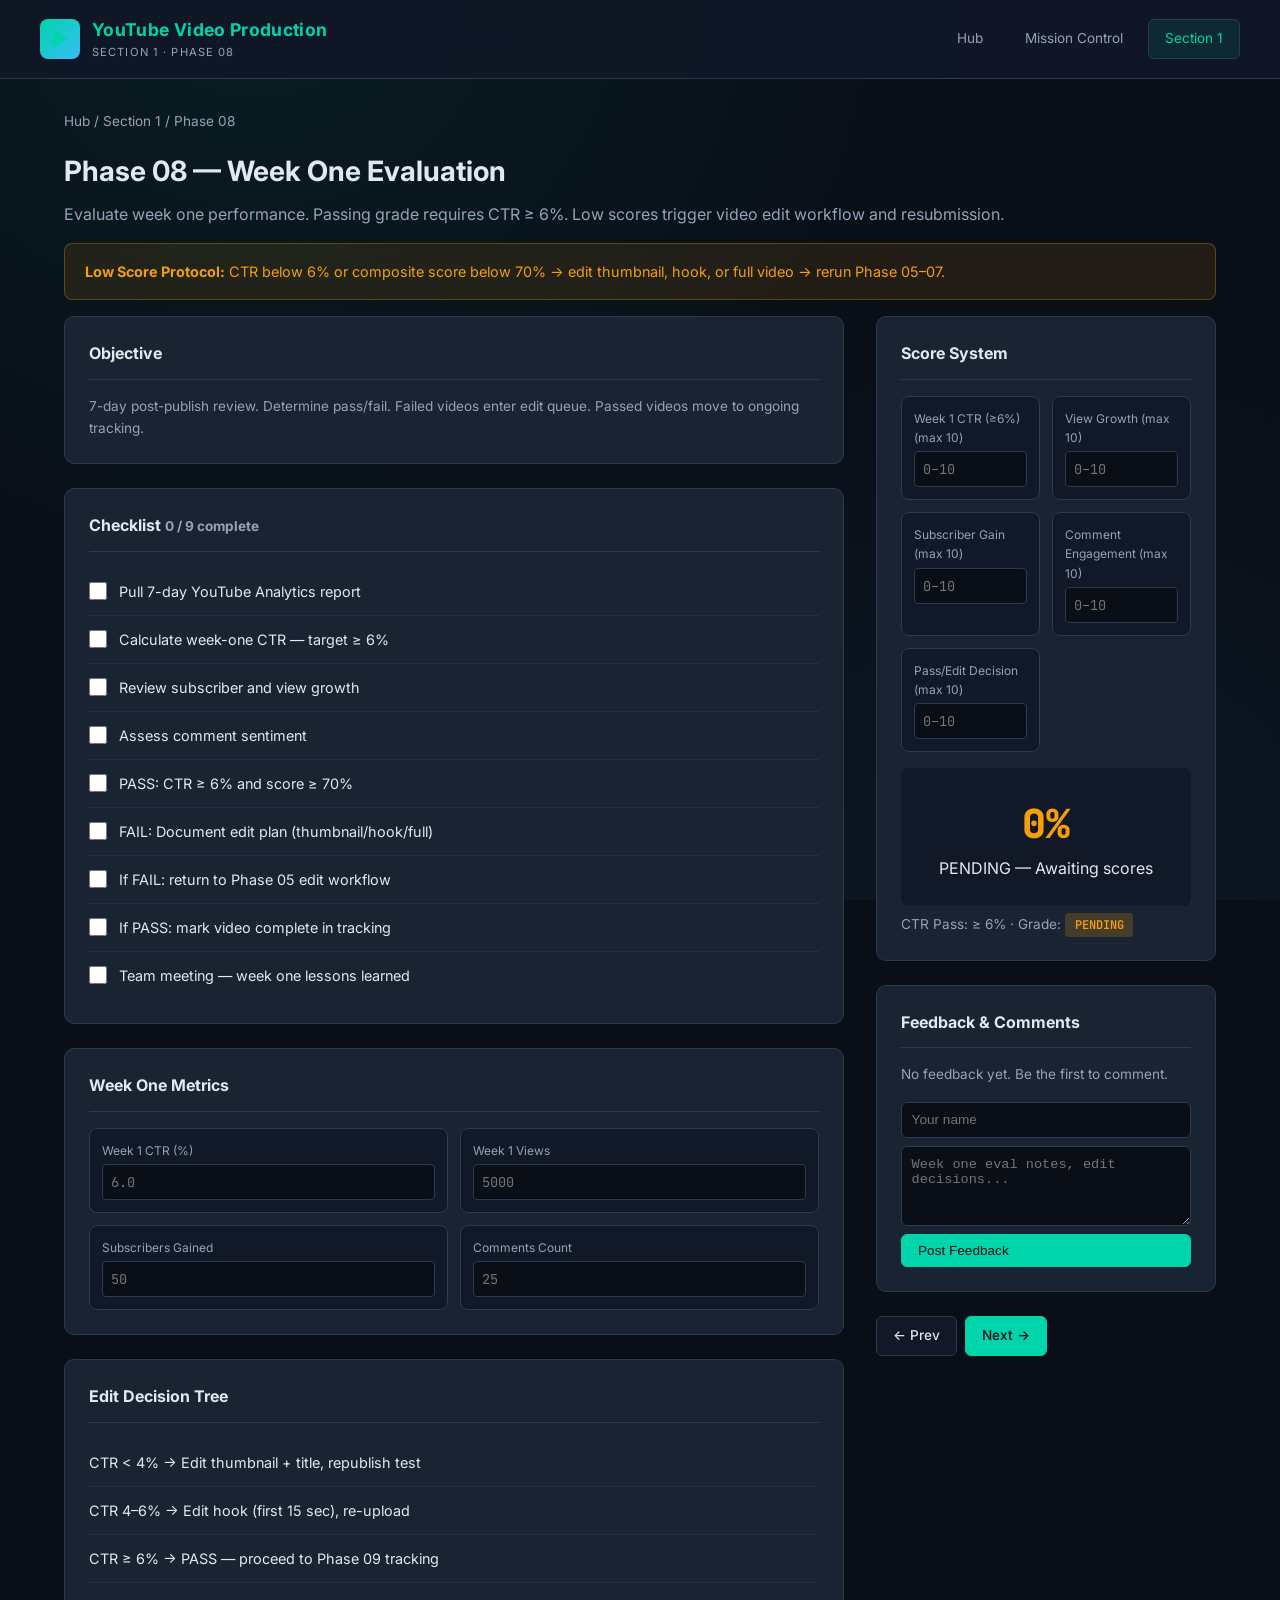
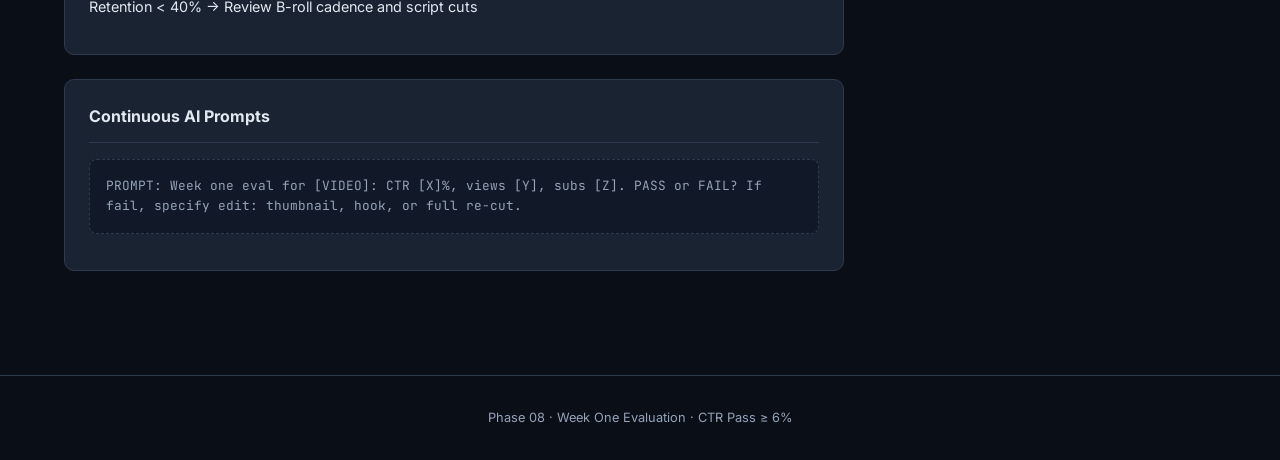
<file: phases/08-week-one.html>
<!DOCTYPE html>
<html lang="en">
<head>
  <meta charset="UTF-8">
  <meta name="viewport" content="width=device-width, initial-scale=1.0">
  <title>Phase 08 — Week One Evaluation</title>
  <link rel="preconnect" href="https://fonts.googleapis.com">
  <link rel="preconnect" href="https://fonts.gstatic.com" crossorigin>
  <link href="https://fonts.googleapis.com/css2?family=Inter:wght@400;500;600;700;800&family=JetBrains+Mono:wght@400;600&display=swap" rel="stylesheet">
  <link rel="stylesheet" href="../css/styles.css">
</head>
<body>
  <header class="site-header">
    <div class="container header-inner">
      <a href="../index.html" class="logo"><div class="logo-icon">▶</div><div><h1>YouTube Video Production</h1><span>Section 1 · Phase 08</span></div></a>
      <nav class="main-nav"><a href="../index.html">Hub</a><a href="../mission-control.html">Mission Control</a><a href="01-trends.html" class="active">Section 1</a></nav>
    </div>
  </header>
  <main class="container">
    <div class="page-header">
      <div class="breadcrumb"><a href="../index.html">Hub</a> / Section 1 / Phase 08</div>
      <h2>Phase 08 — Week One Evaluation</h2>
      <p class="text-muted">Evaluate week one performance. Passing grade requires CTR ≥ 6%. Low scores trigger video edit workflow and resubmission.</p>
      <span id="channel-badge" class="grade-badge grade-pending" style="display:none; margin-top:0.5rem;"></span>
    </div>
    <div class="alert alert-warning"><strong>Low Score Protocol:</strong> CTR below 6% or composite score below 70% → edit thumbnail, hook, or full video → rerun Phase 05–07.</div>
    <div class="phase-layout">
      <div class="phase-main">
        <div class="panel"><h3>Objective</h3><p class="text-small text-muted">7-day post-publish review. Determine pass/fail. Failed videos enter edit queue. Passed videos move to ongoing tracking.</p></div>
        <div class="panel"><h3>Checklist <span id="checklist-progress" class="text-muted text-small"></span></h3><ul class="checklist" id="checklist"></ul></div>
        <div class="panel"><h3>Week One Metrics</h3>
          <div class="score-grid">
            <div class="score-item"><label>Week 1 CTR (%)</label><input type="number" step="0.1" placeholder="6.0"></div>
            <div class="score-item"><label>Week 1 Views</label><input type="number" placeholder="5000"></div>
            <div class="score-item"><label>Subscribers Gained</label><input type="number" placeholder="50"></div>
            <div class="score-item"><label>Comments Count</label><input type="number" placeholder="25"></div>
          </div>
        </div>
        <div class="panel"><h3>Edit Decision Tree</h3><ul class="checklist">
          <li><label>CTR &lt; 4% → Edit thumbnail + title, republish test</label></li>
          <li><label>CTR 4–6% → Edit hook (first 15 sec), re-upload</label></li>
          <li><label>CTR ≥ 6% → PASS — proceed to Phase 09 tracking</label></li>
          <li><label>Retention &lt; 40% → Review B-roll cadence and script cuts</label></li>
        </ul></div>
        <div class="panel"><h3>Continuous AI Prompts</h3><div id="prompt-rotator" class="prompt-box"></div></div>
      </div>
      <aside class="phase-sidebar">
        <div class="panel"><h3>Score System</h3><div id="score-grid" class="score-grid"></div><div id="total-score" class="total-score pending" data-pass="70"><div class="value">—</div><div class="label">PENDING</div></div><p class="text-small text-muted mt-1">CTR Pass: ≥ 6% · Grade: <span id="grade-badge" class="grade-badge grade-pending">PENDING</span></p></div>
        <div class="panel"><h3>Feedback & Comments</h3><div id="feedback-list" class="feedback-list"></div><form id="feedback-form" class="feedback-form"><input type="text" name="author" placeholder="Your name"><textarea name="comment" placeholder="Week one eval notes, edit decisions..."></textarea><button type="submit" class="btn btn-primary">Post Feedback</button></form></div>
        <div class="flex gap-1 flex-wrap"><a id="nav-prev" href="07-analytics.html" class="btn">← Prev</a><a id="nav-next" href="09-tracking.html" class="btn btn-primary">Next →</a></div>
      </aside>
    </div>
  </main>
  <footer class="site-footer"><div class="container">Phase 08 · Week One Evaluation · CTR Pass ≥ 6%</div></footer>
  <script src="../js/pipeline.js"></script><script src="../js/phase-init.js"></script>
  <script>initPhase({ id: "phase-08-week-one", prev: "07-analytics.html", next: "09-tracking.html", passThreshold: 70,
    checklist: ["Pull 7-day YouTube Analytics report","Calculate week-one CTR — target ≥ 6%","Review subscriber and view growth","Assess comment sentiment","PASS: CTR ≥ 6% and score ≥ 70%","FAIL: Document edit plan (thumbnail/hook/full)","If FAIL: return to Phase 05 edit workflow","If PASS: mark video complete in tracking","Team meeting — week one lessons learned"],
    criteria: [{id:"ctr",label:"Week 1 CTR (≥6%)",max:10},{id:"views",label:"View Growth",max:10},{id:"subs",label:"Subscriber Gain",max:10},{id:"engagement",label:"Comment Engagement",max:10},{id:"decision",label:"Pass/Edit Decision",max:10}],
    prompts: ["PROMPT: Week one eval for [VIDEO]: CTR [X]%, views [Y], subs [Z]. PASS or FAIL? If fail, specify edit: thumbnail, hook, or full re-cut.","PROMPT: Generate 3 new thumbnail/title pairs to improve CTR from [CURRENT]% to 6%+.","TWEET: Week 1 eval — [VIDEO] CTR [X]%. [PASS/EDIT]. #WeekOneEval #YouTubePipeline"]
  });</script>
</body>
</html>
</file>
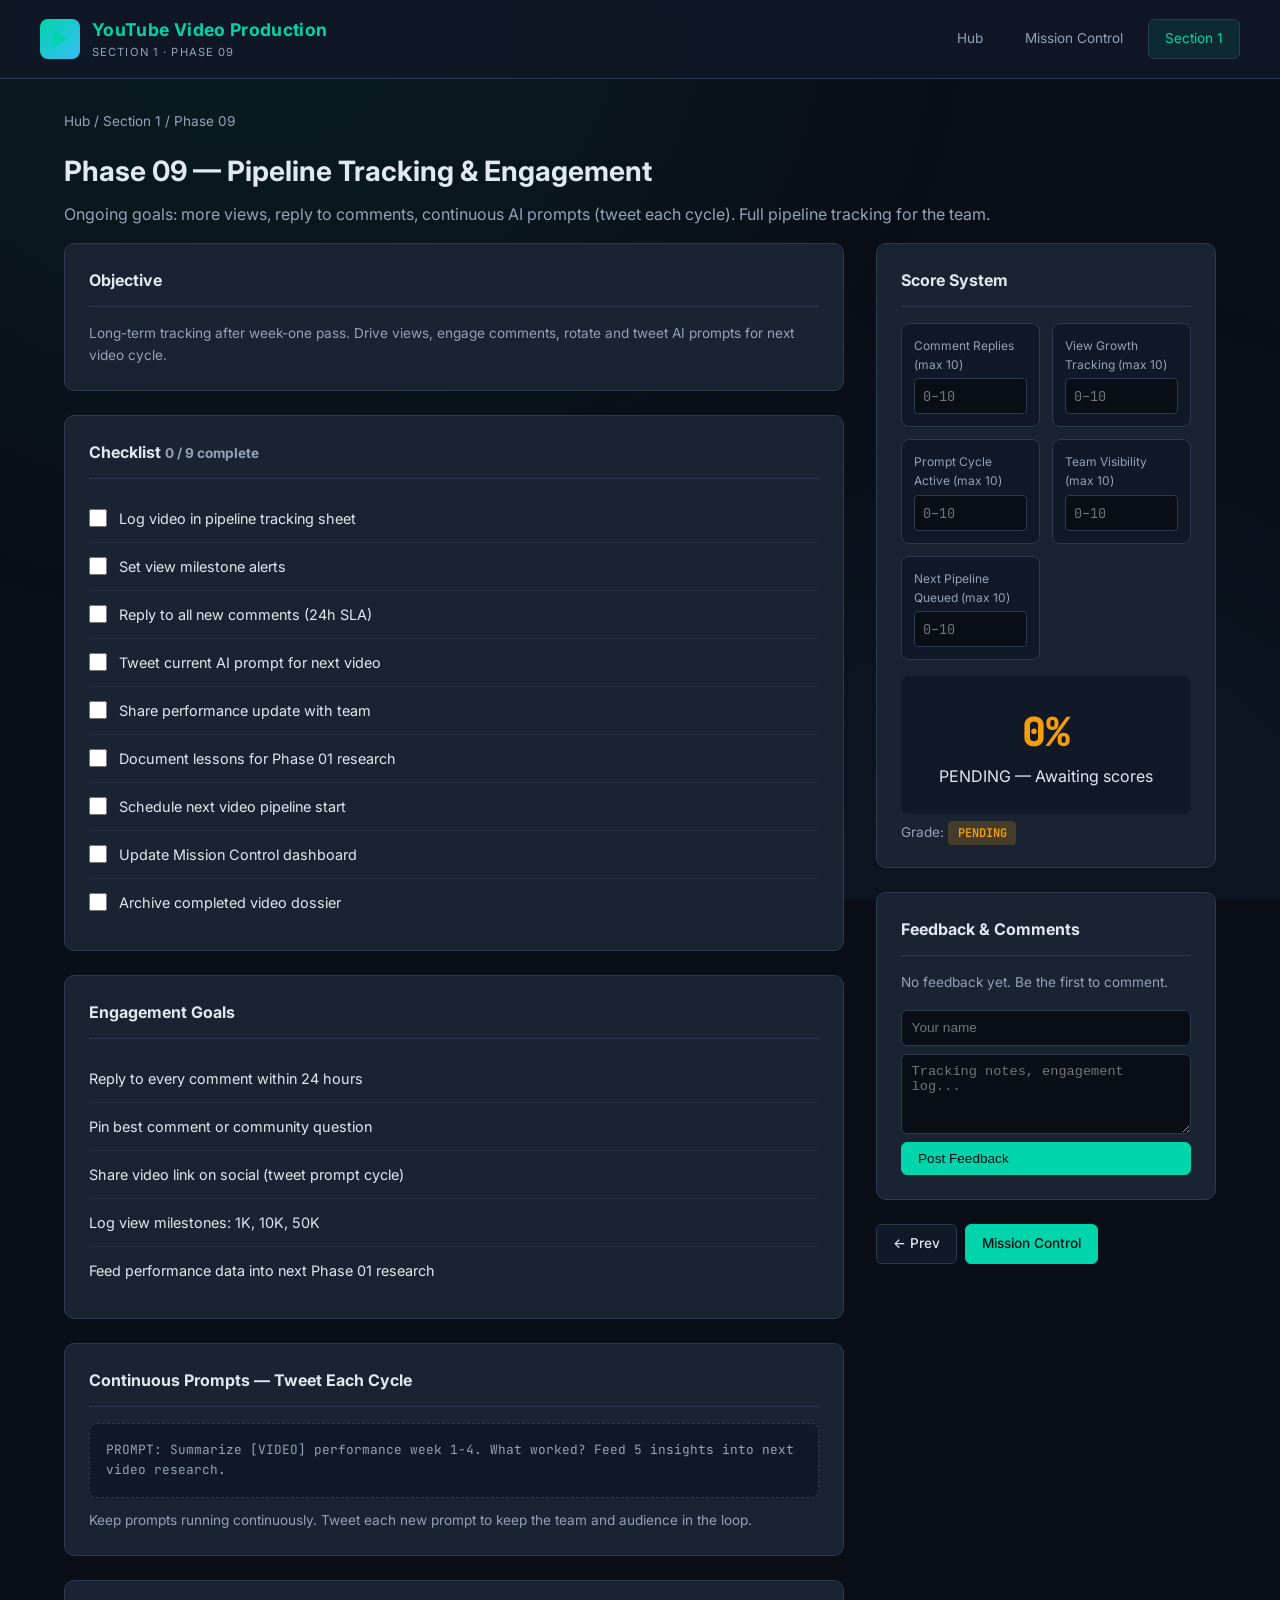
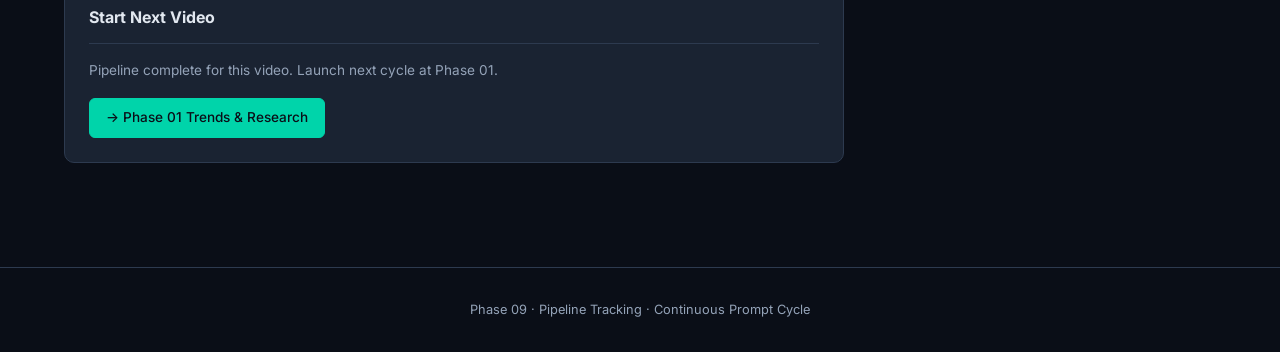
<file: phases/09-tracking.html>
<!DOCTYPE html>
<html lang="en">
<head>
  <meta charset="UTF-8">
  <meta name="viewport" content="width=device-width, initial-scale=1.0">
  <title>Phase 09 — Pipeline Tracking</title>
  <link rel="preconnect" href="https://fonts.googleapis.com">
  <link rel="preconnect" href="https://fonts.gstatic.com" crossorigin>
  <link href="https://fonts.googleapis.com/css2?family=Inter:wght@400;500;600;700;800&family=JetBrains+Mono:wght@400;600&display=swap" rel="stylesheet">
  <link rel="stylesheet" href="../css/styles.css">
</head>
<body>
  <header class="site-header">
    <div class="container header-inner">
      <a href="../index.html" class="logo"><div class="logo-icon">▶</div><div><h1>YouTube Video Production</h1><span>Section 1 · Phase 09</span></div></a>
      <nav class="main-nav"><a href="../index.html">Hub</a><a href="../mission-control.html">Mission Control</a><a href="01-trends.html" class="active">Section 1</a></nav>
    </div>
  </header>
  <main class="container">
    <div class="page-header">
      <div class="breadcrumb"><a href="../index.html">Hub</a> / Section 1 / Phase 09</div>
      <h2>Phase 09 — Pipeline Tracking & Engagement</h2>
      <p class="text-muted">Ongoing goals: more views, reply to comments, continuous AI prompts (tweet each cycle). Full pipeline tracking for the team.</p>
      <span id="channel-badge" class="grade-badge grade-pending" style="display:none; margin-top:0.5rem;"></span>
    </div>
    <div class="phase-layout">
      <div class="phase-main">
        <div class="panel"><h3>Objective</h3><p class="text-small text-muted">Long-term tracking after week-one pass. Drive views, engage comments, rotate and tweet AI prompts for next video cycle.</p></div>
        <div class="panel"><h3>Checklist <span id="checklist-progress" class="text-muted text-small"></span></h3><ul class="checklist" id="checklist"></ul></div>
        <div class="panel"><h3>Engagement Goals</h3><ul class="checklist">
          <li><label>Reply to every comment within 24 hours</label></li>
          <li><label>Pin best comment or community question</label></li>
          <li><label>Share video link on social (tweet prompt cycle)</label></li>
          <li><label>Log view milestones: 1K, 10K, 50K</label></li>
          <li><label>Feed performance data into next Phase 01 research</label></li>
        </ul></div>
        <div class="panel"><h3>Continuous Prompts — Tweet Each Cycle</h3><div id="prompt-rotator" class="prompt-box"></div>
          <p class="text-small text-muted mt-1">Keep prompts running continuously. Tweet each new prompt to keep the team and audience in the loop.</p>
        </div>
        <div class="panel">
          <h3>Start Next Video</h3>
          <p class="text-small text-muted mb-2">Pipeline complete for this video. Launch next cycle at Phase 01.</p>
          <a href="01-trends.html" class="btn btn-primary">→ Phase 01 Trends & Research</a>
        </div>
      </div>
      <aside class="phase-sidebar">
        <div class="panel"><h3>Score System</h3><div id="score-grid" class="score-grid"></div><div id="total-score" class="total-score pending" data-pass="70"><div class="value">—</div><div class="label">PENDING</div></div><p class="text-small text-muted mt-1">Grade: <span id="grade-badge" class="grade-badge grade-pending">PENDING</span></p></div>
        <div class="panel"><h3>Feedback & Comments</h3><div id="feedback-list" class="feedback-list"></div><form id="feedback-form" class="feedback-form"><input type="text" name="author" placeholder="Your name"><textarea name="comment" placeholder="Tracking notes, engagement log..."></textarea><button type="submit" class="btn btn-primary">Post Feedback</button></form></div>
        <div class="flex gap-1 flex-wrap"><a id="nav-prev" href="08-week-one.html" class="btn">← Prev</a><a href="../mission-control.html" class="btn btn-primary">Mission Control</a></div>
      </aside>
    </div>
  </main>
  <footer class="site-footer"><div class="container">Phase 09 · Pipeline Tracking · Continuous Prompt Cycle</div></footer>
  <script src="../js/pipeline.js"></script><script src="../js/phase-init.js"></script>
  <script>initPhase({ id: "phase-09-tracking", prev: "08-week-one.html",
    checklist: ["Log video in pipeline tracking sheet","Set view milestone alerts","Reply to all new comments (24h SLA)","Tweet current AI prompt for next video","Share performance update with team","Document lessons for Phase 01 research","Schedule next video pipeline start","Update Mission Control dashboard","Archive completed video dossier"],
    criteria: [{id:"comments",label:"Comment Replies",max:10},{id:"views",label:"View Growth Tracking",max:10},{id:"prompts",label:"Prompt Cycle Active",max:10},{id:"team",label:"Team Visibility",max:10},{id:"next",label:"Next Pipeline Queued",max:10}],
    prompts: ["PROMPT: Summarize [VIDEO] performance week 1-4. What worked? Feed 5 insights into next video research.","PROMPT: Draft reply templates for top 10 comment types on [CHANNEL] videos. Friendly, on-brand, under 50 words.","TWEET: Pipeline tracking — [VIDEO] hit [X] views. Next video research starting. Prompt: [CURRENT PROMPT] #YouTubePipeline","TWEET: Team — grades posted on Mission Control. CTR pass = 6%. Reply to comments within 24h. #ContentOps"]
  });</script>
</body>
</html>
</file>
<file: css/styles.css>
:root {
  --bg-dark: #0a0e17;
  --bg-panel: #111827;
  --bg-card: #1a2332;
  --border: #2d3a4f;
  --accent: #00d4aa;
  --accent-dim: #00a88a;
  --warning: #f59e0b;
  --danger: #ef4444;
  --success: #22c55e;
  --text: #e2e8f0;
  --text-muted: #94a3b8;
  --drone: #38bdf8;
  --military: #a78bfa;
  --family: #fb923c;
  --font-mono: "JetBrains Mono", "Fira Code", monospace;
  --font-sans: "Inter", system-ui, sans-serif;
}

* {
  box-sizing: border-box;
  margin: 0;
  padding: 0;
}

body {
  font-family: var(--font-sans);
  background: var(--bg-dark);
  color: var(--text);
  line-height: 1.6;
  min-height: 100vh;
}

body::before {
  content: "";
  position: fixed;
  inset: 0;
  background:
    radial-gradient(ellipse at 20% 0%, rgba(0, 212, 170, 0.08) 0%, transparent 50%),
    radial-gradient(ellipse at 80% 100%, rgba(56, 189, 248, 0.06) 0%, transparent 50%);
  pointer-events: none;
  z-index: -1;
}

a {
  color: var(--accent);
  text-decoration: none;
  transition: color 0.2s;
}

a:hover {
  color: var(--accent-dim);
}

.container {
  max-width: 1200px;
  margin: 0 auto;
  padding: 0 1.5rem;
}

/* Header */
.site-header {
  border-bottom: 1px solid var(--border);
  background: rgba(17, 24, 39, 0.9);
  backdrop-filter: blur(12px);
  position: sticky;
  top: 0;
  z-index: 100;
}

.header-inner {
  display: flex;
  align-items: center;
  justify-content: space-between;
  padding: 1rem 0;
  flex-wrap: wrap;
  gap: 1rem;
}

.logo {
  display: flex;
  align-items: center;
  gap: 0.75rem;
}

.logo-icon {
  width: 40px;
  height: 40px;
  background: linear-gradient(135deg, var(--accent), var(--drone));
  border-radius: 8px;
  display: flex;
  align-items: center;
  justify-content: center;
  font-size: 1.25rem;
}

.logo h1 {
  font-size: 1.1rem;
  font-weight: 700;
  letter-spacing: 0.02em;
}

.logo span {
  display: block;
  font-size: 0.7rem;
  color: var(--text-muted);
  font-weight: 400;
  text-transform: uppercase;
  letter-spacing: 0.1em;
}

nav.main-nav {
  display: flex;
  gap: 0.5rem;
  flex-wrap: wrap;
}

nav.main-nav a {
  padding: 0.5rem 1rem;
  border-radius: 6px;
  font-size: 0.85rem;
  color: var(--text-muted);
  border: 1px solid transparent;
}

nav.main-nav a:hover,
nav.main-nav a.active {
  color: var(--accent);
  background: rgba(0, 212, 170, 0.1);
  border-color: var(--border);
}

/* Hero */
.hero {
  padding: 3rem 0 2rem;
  text-align: center;
}

.hero h2 {
  font-size: 2.5rem;
  font-weight: 800;
  background: linear-gradient(135deg, var(--text) 0%, var(--accent) 100%);
  -webkit-background-clip: text;
  -webkit-text-fill-color: transparent;
  background-clip: text;
  margin-bottom: 0.5rem;
}

.hero .subtitle {
  color: var(--text-muted);
  font-size: 1.1rem;
  max-width: 700px;
  margin: 0 auto 2rem;
}

.status-bar {
  display: inline-flex;
  align-items: center;
  gap: 0.5rem;
  padding: 0.5rem 1.25rem;
  background: var(--bg-card);
  border: 1px solid var(--border);
  border-radius: 999px;
  font-size: 0.8rem;
  font-family: var(--font-mono);
}

.status-dot {
  width: 8px;
  height: 8px;
  border-radius: 50%;
  background: var(--success);
  animation: pulse 2s infinite;
}

@keyframes pulse {
  0%, 100% { opacity: 1; }
  50% { opacity: 0.5; }
}

/* Sections */
section {
  padding: 2rem 0;
}

.section-title {
  font-size: 1.25rem;
  font-weight: 700;
  margin-bottom: 1.5rem;
  display: flex;
  align-items: center;
  gap: 0.75rem;
}

.section-title::before {
  content: "";
  width: 4px;
  height: 1.25rem;
  background: var(--accent);
  border-radius: 2px;
}

/* Channel cards */
.channel-grid {
  display: grid;
  grid-template-columns: repeat(auto-fit, minmax(320px, 1fr));
  gap: 1.5rem;
}

.channel-card {
  background: var(--bg-card);
  border: 1px solid var(--border);
  border-radius: 12px;
  padding: 1.5rem;
  transition: transform 0.2s, border-color 0.2s;
  position: relative;
  overflow: hidden;
}

.channel-card::before {
  content: "";
  position: absolute;
  top: 0;
  left: 0;
  right: 0;
  height: 3px;
}

.channel-card.drone::before { background: var(--drone); }
.channel-card.military::before { background: var(--military); }
.channel-card.family::before { background: var(--family); }

.channel-card:hover {
  transform: translateY(-2px);
  border-color: var(--accent-dim);
}

.channel-card h3 {
  font-size: 1.2rem;
  margin-bottom: 0.5rem;
}

.channel-card .channel-tag {
  font-size: 0.7rem;
  text-transform: uppercase;
  letter-spacing: 0.1em;
  color: var(--text-muted);
  margin-bottom: 1rem;
}

.channel-card p {
  color: var(--text-muted);
  font-size: 0.9rem;
  margin-bottom: 1.25rem;
}

.channel-stats {
  display: flex;
  gap: 1.5rem;
  margin-bottom: 1.25rem;
  font-family: var(--font-mono);
  font-size: 0.8rem;
}

.channel-stats div span {
  display: block;
  color: var(--text-muted);
  font-size: 0.7rem;
}

.channel-links {
  display: flex;
  flex-wrap: wrap;
  gap: 0.5rem;
}

.channel-progress {
  display: flex;
  align-items: center;
  flex-wrap: wrap;
  gap: 0.75rem;
  margin-bottom: 1.25rem;
  padding: 0.75rem 1rem;
  background: rgba(0, 0, 0, 0.2);
  border-radius: 8px;
  border: 1px solid var(--border);
}

.channel-select {
  margin-top: 0.5rem;
  padding: 0.5rem 0.75rem;
  background: var(--bg-card);
  border: 1px solid var(--border);
  border-radius: 6px;
  color: var(--text);
  font-family: var(--font-sans);
  font-size: 0.9rem;
  min-width: 220px;
}

.phase-card .phase-grade-row {
  display: flex;
  align-items: center;
  justify-content: space-between;
  gap: 0.5rem;
  margin-top: 0.75rem;
}

.phase-card .phase-score {
  font-family: var(--font-mono);
  font-size: 0.75rem;
  color: var(--text-muted);
}

.channel-summary-bar {
  display: flex;
  align-items: center;
  flex-wrap: wrap;
  gap: 1rem;
  margin-bottom: 1.5rem;
  padding: 1rem 1.25rem;
  background: var(--bg-card);
  border: 1px solid var(--border);
  border-radius: 10px;
}

.btn {
  display: inline-flex;
  align-items: center;
  gap: 0.4rem;
  padding: 0.5rem 1rem;
  border-radius: 6px;
  font-size: 0.85rem;
  font-weight: 500;
  border: 1px solid var(--border);
  background: var(--bg-panel);
  color: var(--text);
  cursor: pointer;
  transition: all 0.2s;
}

.btn:hover {
  background: rgba(0, 212, 170, 0.15);
  border-color: var(--accent);
  color: var(--accent);
}

.btn-primary {
  background: var(--accent);
  color: var(--bg-dark);
  border-color: var(--accent);
}

.btn-primary:hover {
  background: var(--accent-dim);
  color: var(--bg-dark);
}

/* Pipeline phases */
.pipeline-grid {
  display: grid;
  grid-template-columns: repeat(auto-fill, minmax(280px, 1fr));
  gap: 1rem;
}

.phase-card {
  background: var(--bg-card);
  border: 1px solid var(--border);
  border-radius: 10px;
  padding: 1.25rem;
  display: flex;
  flex-direction: column;
  gap: 0.75rem;
}

.phase-number {
  font-family: var(--font-mono);
  font-size: 0.75rem;
  color: var(--accent);
  font-weight: 600;
}

.phase-card h4 {
  font-size: 1rem;
  font-weight: 600;
}

.phase-card p {
  font-size: 0.85rem;
  color: var(--text-muted);
  flex: 1;
}

.phase-status {
  display: flex;
  align-items: center;
  justify-content: space-between;
  padding-top: 0.75rem;
  border-top: 1px solid var(--border);
}

.grade-badge {
  font-family: var(--font-mono);
  font-size: 0.75rem;
  padding: 0.25rem 0.6rem;
  border-radius: 4px;
  font-weight: 600;
}

.grade-pass { background: rgba(34, 197, 94, 0.2); color: var(--success); }
.grade-pending { background: rgba(245, 158, 11, 0.2); color: var(--warning); }
.grade-fail { background: rgba(239, 68, 68, 0.2); color: var(--danger); }

/* Phase page layout */
.page-header {
  padding: 2rem 0 1rem;
}

.page-header h2 {
  font-size: 1.75rem;
  margin-bottom: 0.5rem;
}

.breadcrumb {
  font-size: 0.85rem;
  color: var(--text-muted);
  margin-bottom: 1rem;
}

.breadcrumb a {
  color: var(--text-muted);
}

.breadcrumb a:hover {
  color: var(--accent);
}

.phase-layout {
  display: grid;
  grid-template-columns: 1fr 340px;
  gap: 2rem;
  padding-bottom: 3rem;
}

@media (max-width: 900px) {
  .phase-layout {
    grid-template-columns: 1fr;
  }
}

.panel {
  background: var(--bg-card);
  border: 1px solid var(--border);
  border-radius: 10px;
  padding: 1.5rem;
  margin-bottom: 1.5rem;
}

.panel h3 {
  font-size: 1rem;
  margin-bottom: 1rem;
  padding-bottom: 0.75rem;
  border-bottom: 1px solid var(--border);
}

/* Checklist */
.checklist {
  list-style: none;
}

.checklist li {
  display: flex;
  align-items: flex-start;
  gap: 0.75rem;
  padding: 0.75rem 0;
  border-bottom: 1px solid rgba(45, 58, 79, 0.5);
  font-size: 0.9rem;
}

.checklist li:last-child {
  border-bottom: none;
}

.checklist input[type="checkbox"] {
  width: 18px;
  height: 18px;
  accent-color: var(--accent);
  margin-top: 2px;
  flex-shrink: 0;
  cursor: pointer;
}

.checklist label {
  cursor: pointer;
  flex: 1;
}

.checklist li.done label {
  color: var(--text-muted);
  text-decoration: line-through;
}

/* Score system */
.score-grid {
  display: grid;
  grid-template-columns: repeat(2, 1fr);
  gap: 0.75rem;
}

.score-item {
  background: var(--bg-panel);
  border: 1px solid var(--border);
  border-radius: 8px;
  padding: 0.75rem;
}

.score-item label {
  display: block;
  font-size: 0.75rem;
  color: var(--text-muted);
  margin-bottom: 0.25rem;
}

.score-item input,
.score-item select,
.score-item textarea {
  width: 100%;
  background: var(--bg-dark);
  border: 1px solid var(--border);
  border-radius: 4px;
  padding: 0.5rem;
  color: var(--text);
  font-family: var(--font-mono);
  font-size: 0.85rem;
}

.score-item input:focus,
.score-item select:focus,
.score-item textarea:focus {
  outline: none;
  border-color: var(--accent);
}

.total-score {
  text-align: center;
  padding: 1.5rem;
  background: var(--bg-panel);
  border-radius: 8px;
  margin-top: 1rem;
}

.total-score .value {
  font-size: 2.5rem;
  font-weight: 800;
  font-family: var(--font-mono);
}

.total-score.pass .value { color: var(--success); }
.total-score.fail .value { color: var(--danger); }
.total-score.pending .value { color: var(--warning); }

/* Feedback */
.feedback-list {
  max-height: 300px;
  overflow-y: auto;
}

.feedback-item {
  padding: 0.75rem;
  background: var(--bg-panel);
  border-radius: 6px;
  margin-bottom: 0.5rem;
  font-size: 0.85rem;
}

.feedback-item .meta {
  font-size: 0.7rem;
  color: var(--text-muted);
  margin-bottom: 0.25rem;
  font-family: var(--font-mono);
}

.feedback-form {
  display: flex;
  flex-direction: column;
  gap: 0.5rem;
  margin-top: 1rem;
}

.feedback-form input,
.feedback-form textarea {
  background: var(--bg-dark);
  border: 1px solid var(--border);
  border-radius: 6px;
  padding: 0.6rem;
  color: var(--text);
  font-size: 0.85rem;
}

.feedback-form textarea {
  min-height: 80px;
  resize: vertical;
}

/* Prompts / tweets */
.prompt-box {
  background: var(--bg-panel);
  border: 1px dashed var(--border);
  border-radius: 8px;
  padding: 1rem;
  font-family: var(--font-mono);
  font-size: 0.8rem;
  color: var(--text-muted);
  margin-bottom: 0.75rem;
  white-space: pre-wrap;
}

/* Mission Control dashboard */
.dashboard-grid {
  display: grid;
  grid-template-columns: repeat(auto-fit, minmax(250px, 1fr));
  gap: 1rem;
  margin-bottom: 2rem;
}

.metric-card {
  background: var(--bg-card);
  border: 1px solid var(--border);
  border-radius: 10px;
  padding: 1.25rem;
  text-align: center;
}

.metric-card .metric-value {
  font-size: 2rem;
  font-weight: 800;
  font-family: var(--font-mono);
  color: var(--accent);
}

.metric-card .metric-label {
  font-size: 0.8rem;
  color: var(--text-muted);
  margin-top: 0.25rem;
}

.tracking-table {
  width: 100%;
  border-collapse: collapse;
  font-size: 0.85rem;
}

.tracking-table th,
.tracking-table td {
  padding: 0.75rem 1rem;
  text-align: left;
  border-bottom: 1px solid var(--border);
}

.tracking-table th {
  color: var(--text-muted);
  font-weight: 500;
  font-size: 0.75rem;
  text-transform: uppercase;
  letter-spacing: 0.05em;
}

.tracking-table tr:hover td {
  background: rgba(0, 212, 170, 0.05);
}

/* Footer */
.site-footer {
  border-top: 1px solid var(--border);
  padding: 2rem 0;
  margin-top: 2rem;
  text-align: center;
  color: var(--text-muted);
  font-size: 0.8rem;
}

/* Utility */
.text-muted { color: var(--text-muted); }
.text-small { font-size: 0.85rem; }
.mt-1 { margin-top: 0.5rem; }
.mt-2 { margin-top: 1rem; }
.mb-2 { margin-bottom: 1rem; }
.flex { display: flex; }
.gap-1 { gap: 0.5rem; }
.flex-wrap { flex-wrap: wrap; }

.alert {
  padding: 1rem 1.25rem;
  border-radius: 8px;
  font-size: 0.9rem;
  margin-bottom: 1rem;
}

.alert-info {
  background: rgba(56, 189, 248, 0.1);
  border: 1px solid rgba(56, 189, 248, 0.3);
  color: var(--drone);
}

.alert-warning {
  background: rgba(245, 158, 11, 0.1);
  border: 1px solid rgba(245, 158, 11, 0.3);
  color: var(--warning);
}

.alert-success {
  background: rgba(34, 197, 94, 0.1);
  border: 1px solid rgba(34, 197, 94, 0.3);
  color: var(--success);
}
</file>
